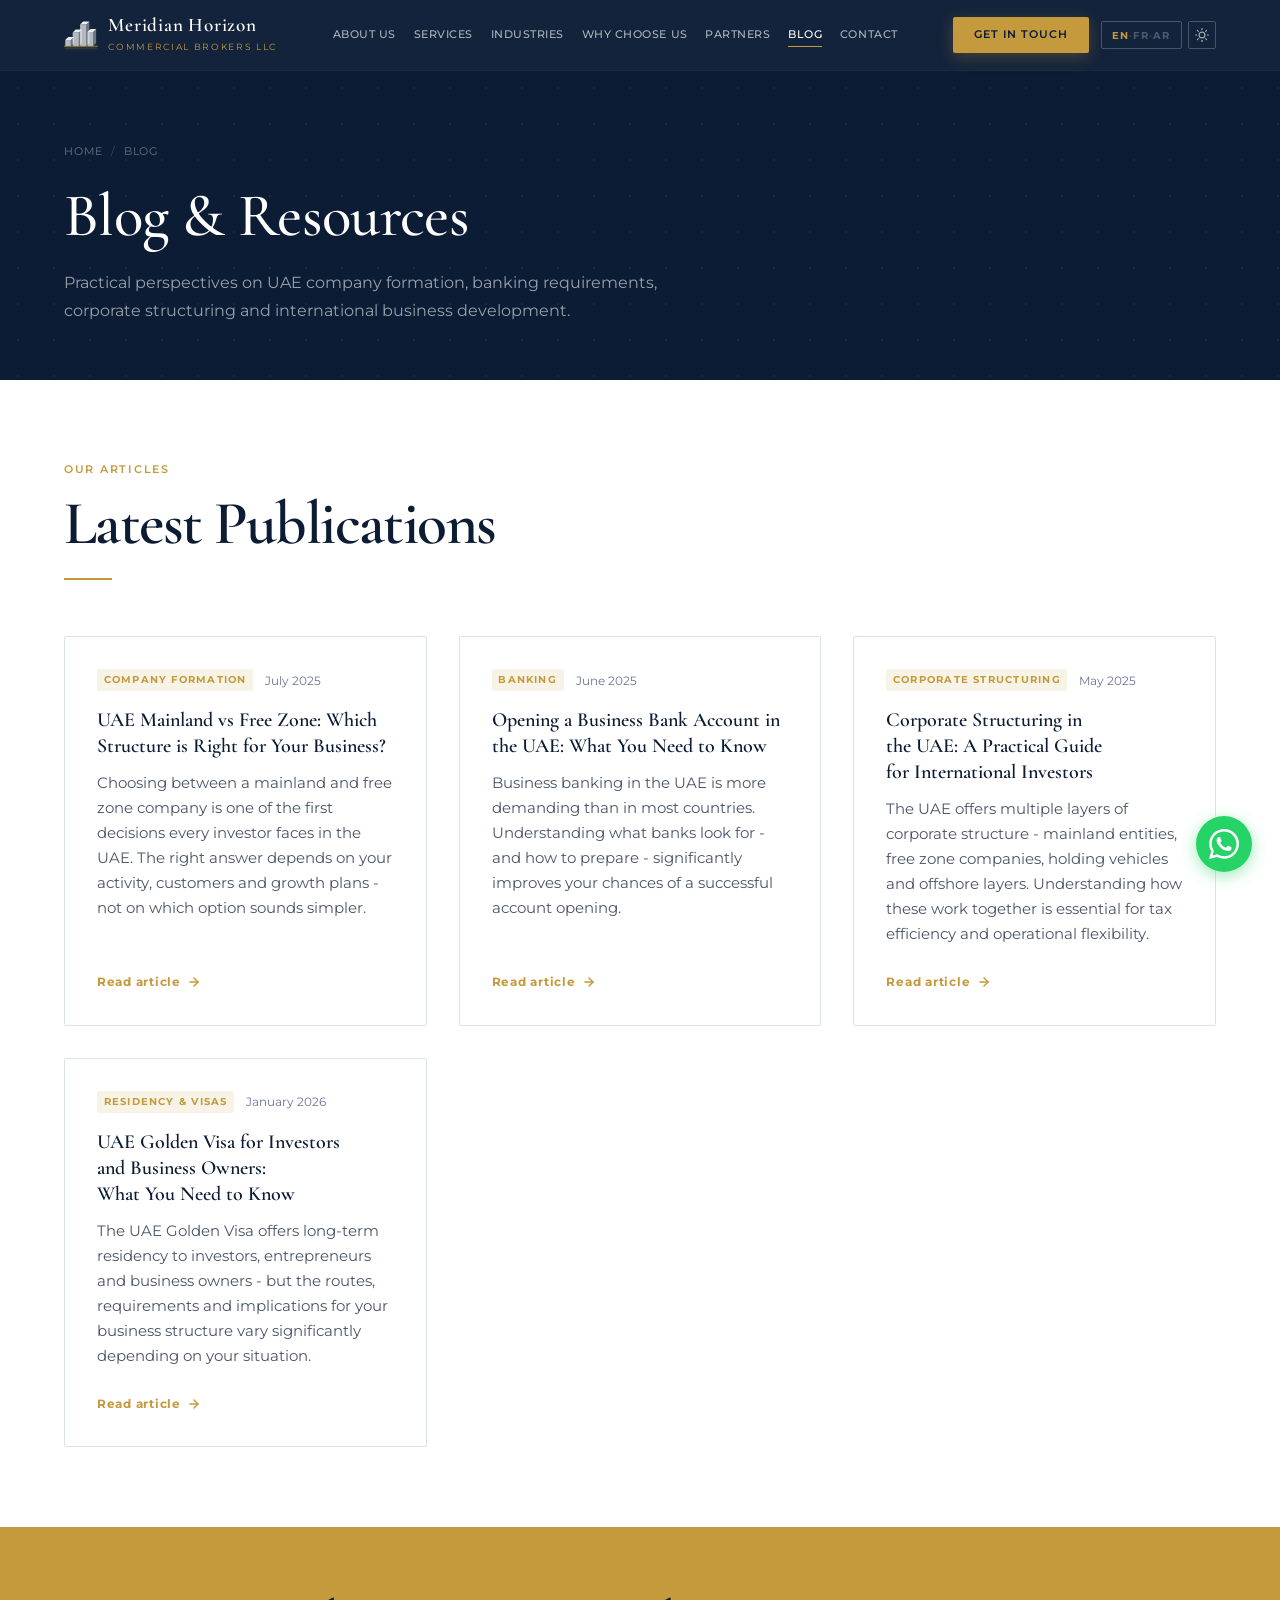
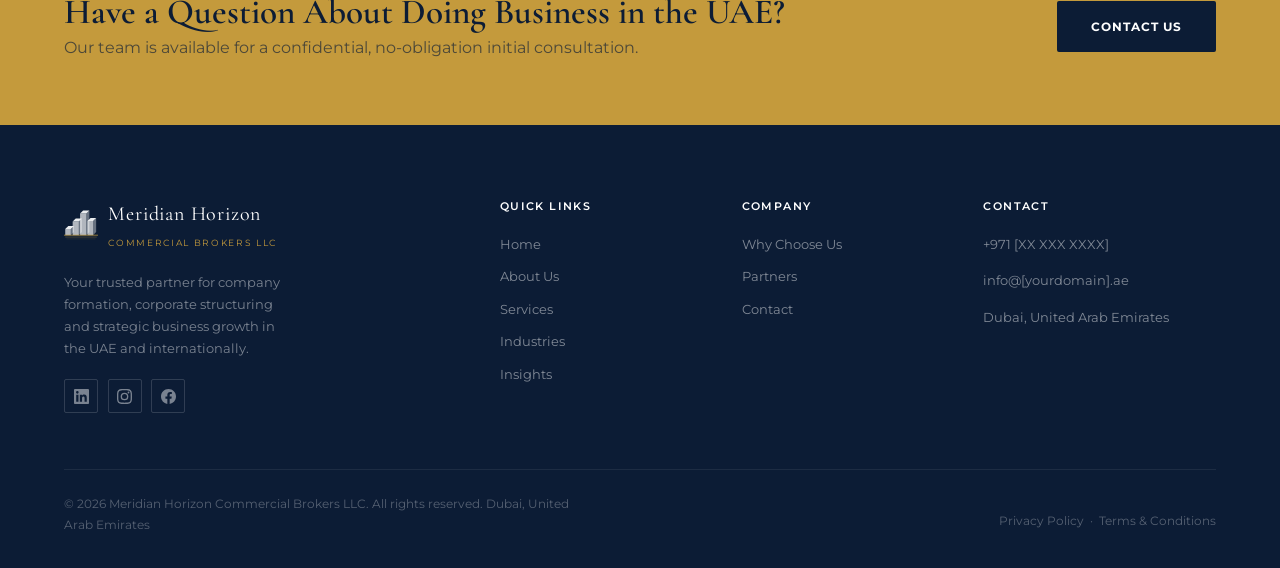
<file: blog/index.html>
<!DOCTYPE html>
<html lang="en">
<head>
  <meta charset="UTF-8">
  <meta name="viewport" content="width=device-width, initial-scale=1.0">
  <title>Blog - Meridian Horizon Commercial Brokers LLC</title>
  <meta name="description" content="Practical insights on UAE company formation, banking requirements, corporate structuring and international business development from Meridian Horizon.">
  <script>(function(){var t=localStorage.getItem('mh-theme');if(t)document.documentElement.setAttribute('data-theme',t);else if(window.matchMedia('(prefers-color-scheme: dark)').matches)document.documentElement.setAttribute('data-theme','dark');}())</script>
  <link rel="preconnect" href="https://fonts.googleapis.com">
  <link rel="preconnect" href="https://fonts.gstatic.com" crossorigin>
  <link href="https://fonts.googleapis.com/css2?family=Cormorant+Garamond:wght@400;500;600&family=Montserrat:wght@300;400;500;600;700&display=swap" rel="stylesheet">
  <link rel="stylesheet" href="../css/style.css">
</head>
<body>

  <div id="header-placeholder"></div>

  <!-- Hero -->
  <section class="page-hero">
    <div class="container">
      <div class="breadcrumb">
        <a href="../index.html" data-i18n="nav-home">Home</a>
        <span class="sep">/</span>
        <span data-i18n="bread-insights">Blog</span>
      </div>
      <h1 data-i18n="blog-hero-h1">Blog &amp; Resources</h1>
      <p data-i18n="blog-hero-p">Practical perspectives on UAE company formation, banking requirements, corporate structuring and international business development.</p>
    </div>
  </section>

  <!-- Articles -->
  <section>
    <div class="container">
      <div class="section-header">
        <span class="eyebrow" data-i18n="blog-eyebrow">Our Articles</span>
        <h2 data-i18n="blog-h2">Latest Publications</h2>
        <div class="section-rule"></div>
      </div>
      <div class="blog-grid">

        <div class="blog-card">
          <div class="blog-card-meta">
            <span class="blog-tag">Company Formation</span>
            <span class="blog-date">July 2025</span>
          </div>
          <h3>UAE Mainland vs Free Zone: Which Structure is Right for Your Business?</h3>
          <p>Choosing between a mainland and free zone company is one of the first decisions every investor faces in the UAE. The right answer depends on your activity, customers and growth plans - not on which option sounds simpler.</p>
          <a href="uae-mainland-vs-free-zone.html" class="blog-read-more">
            Read article
            <svg viewBox="0 0 24 24" fill="none" stroke="currentColor" stroke-width="2.5" stroke-linecap="round" stroke-linejoin="round" aria-hidden="true"><line x1="5" y1="12" x2="19" y2="12"/><polyline points="12 5 19 12 12 19"/></svg>
          </a>
        </div>

        <div class="blog-card">
          <div class="blog-card-meta">
            <span class="blog-tag">Banking</span>
            <span class="blog-date">June 2025</span>
          </div>
          <h3>Opening a Business Bank Account in the UAE: What You Need to Know</h3>
          <p>Business banking in the UAE is more demanding than in most countries. Understanding what banks look for - and how to prepare - significantly improves your chances of a successful account opening.</p>
          <a href="uae-business-banking.html" class="blog-read-more">
            Read article
            <svg viewBox="0 0 24 24" fill="none" stroke="currentColor" stroke-width="2.5" stroke-linecap="round" stroke-linejoin="round" aria-hidden="true"><line x1="5" y1="12" x2="19" y2="12"/><polyline points="12 5 19 12 12 19"/></svg>
          </a>
        </div>

        <div class="blog-card">
          <div class="blog-card-meta">
            <span class="blog-tag">Corporate Structuring</span>
            <span class="blog-date">May 2025</span>
          </div>
          <h3>Corporate Structuring in the UAE: A Practical Guide for International Investors</h3>
          <p>The UAE offers multiple layers of corporate structure - mainland entities, free zone companies, holding vehicles and offshore layers. Understanding how these work together is essential for tax efficiency and operational flexibility.</p>
          <a href="corporate-structuring-uae.html" class="blog-read-more">
            Read article
            <svg viewBox="0 0 24 24" fill="none" stroke="currentColor" stroke-width="2.5" stroke-linecap="round" stroke-linejoin="round" aria-hidden="true"><line x1="5" y1="12" x2="19" y2="12"/><polyline points="12 5 19 12 12 19"/></svg>
          </a>
        </div>

        <div class="blog-card">
          <div class="blog-card-meta">
            <span class="blog-tag">Residency &amp; Visas</span>
            <span class="blog-date">January 2026</span>
          </div>
          <h3>UAE Golden Visa for Investors and Business Owners: What You Need to Know</h3>
          <p>The UAE Golden Visa offers long-term residency to investors, entrepreneurs and business owners - but the routes, requirements and implications for your business structure vary significantly depending on your situation.</p>
          <a href="uae-golden-visa-investors.html" class="blog-read-more">
            Read article
            <svg viewBox="0 0 24 24" fill="none" stroke="currentColor" stroke-width="2.5" stroke-linecap="round" stroke-linejoin="round" aria-hidden="true"><line x1="5" y1="12" x2="19" y2="12"/><polyline points="12 5 19 12 12 19"/></svg>
          </a>
        </div>

      </div>
    </div>
  </section>

  <!-- CTA -->
  <div class="cta-strip">
    <div class="container">
      <div class="cta-strip-inner">
        <div>
          <h2 data-i18n="blog-cta-h2">Have a Question About Doing Business in the UAE?</h2>
          <p data-i18n="blog-cta-p">Our team is available for a confidential, no-obligation initial consultation.</p>
        </div>
        <a href="../contact.html" class="btn btn-outline-dark" data-i18n="blog-cta-btn">Contact Us</a>
      </div>
    </div>
  </div>

  <div id="footer-placeholder"></div>
  <script src="../js/components.js"></script>
  <script src="../js/i18n.js"></script>
</body>
</html>
</file>
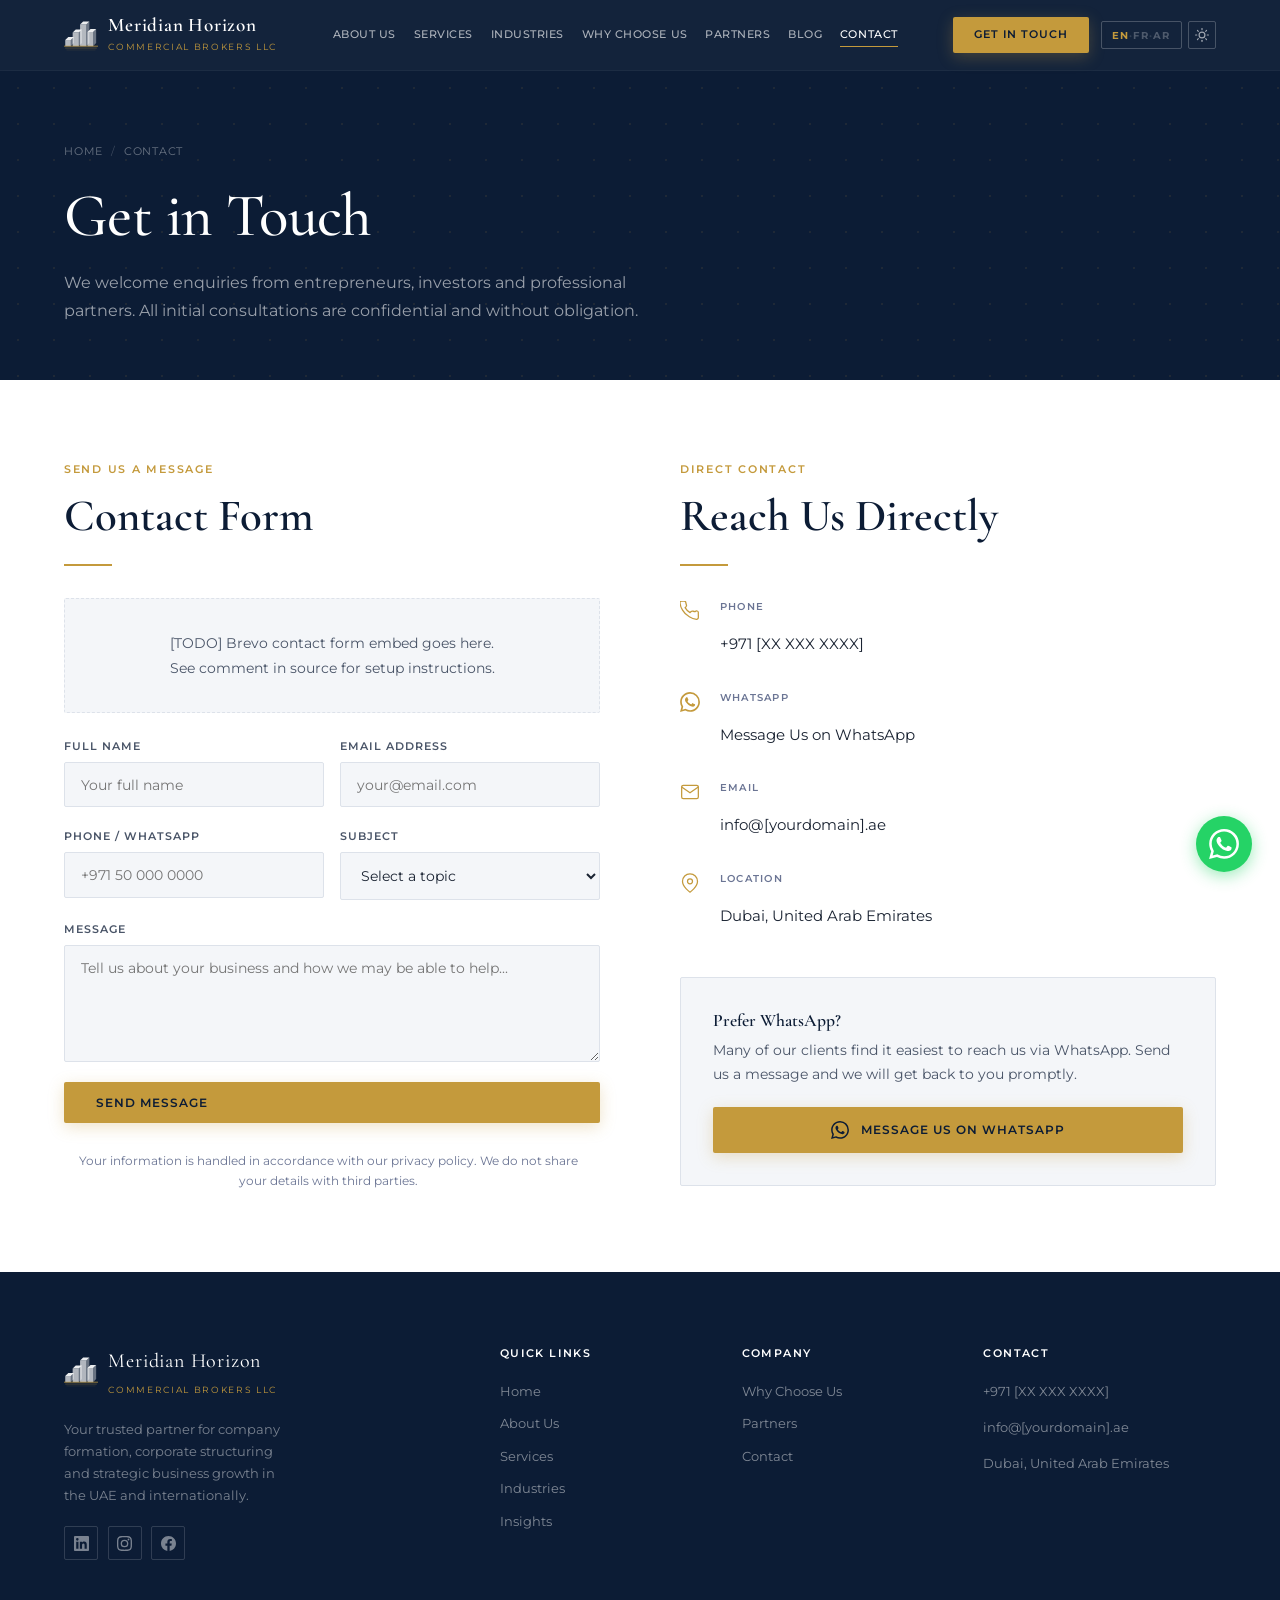
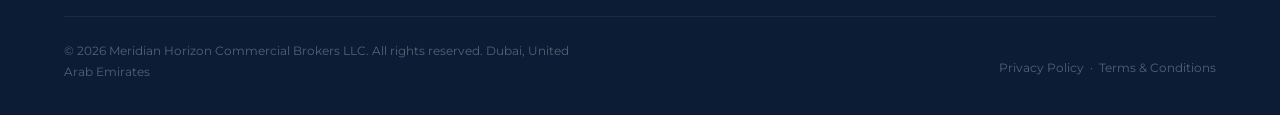
<file: contact.html>
<!DOCTYPE html>
<html lang="en">
<head>
  <meta charset="UTF-8">
  <meta name="viewport" content="width=device-width, initial-scale=1.0">
  <title>Contact - Meridian Horizon Commercial Brokers LLC</title>
  <meta name="description" content="Get in touch with Meridian Horizon Commercial Brokers LLC. Contact us by phone, WhatsApp, email or via our contact form.">
  <script>(function(){var t=localStorage.getItem('mh-theme');if(t)document.documentElement.setAttribute('data-theme',t);else if(window.matchMedia('(prefers-color-scheme: dark)').matches)document.documentElement.setAttribute('data-theme','dark');}())</script>
  <link rel="preconnect" href="https://fonts.googleapis.com">
  <link rel="preconnect" href="https://fonts.gstatic.com" crossorigin>
  <link href="https://fonts.googleapis.com/css2?family=Cormorant+Garamond:wght@400;500;600&family=Montserrat:wght@300;400;500;600;700&display=swap" rel="stylesheet">
  <link rel="stylesheet" href="css/style.css">
</head>
<body>

  <div id="header-placeholder"></div>

  <!-- Hero -->
  <section class="page-hero">
    <div class="container">
      <div class="breadcrumb">
        <a href="index.html" data-i18n="nav-home">Home</a>
        <span class="sep">/</span>
        <span data-i18n="bread-contact">Contact</span>
      </div>
      <h1 data-i18n="contact-hero-h1">Get in Touch</h1>
      <p data-i18n="contact-hero-p">We welcome enquiries from entrepreneurs, investors and professional partners. All initial consultations are confidential and without obligation.</p>
    </div>
  </section>

  <!-- Contact layout -->
  <section>
    <div class="container">
      <div class="contact-layout">

        <!-- Form -->
        <div>
          <span class="eyebrow" data-i18n="contact-form-eyebrow">Send Us a Message</span>
          <h2 style="margin-bottom:0.5rem" data-i18n="contact-form-h2">Contact Form</h2>
          <div class="section-rule" style="margin-bottom:2rem"></div>

          <!--
            ============================================================
            BREVO CONTACT FORM
            ============================================================
            Steps to set this up:
            1. Create a free account at brevo.com
            2. Go to: Contacts > Forms > Create a form
            3. Build a form with: Name, Email, Phone, Subject, Message
            4. Under "Share" select "Embed" and copy the HTML snippet
            5. Delete the placeholder div below and paste the Brevo code here
            ============================================================
          -->
          <div class="brevo-form-placeholder">
            <p style="font-size:0.9rem; color:var(--text-mid); margin:0">
              [TODO] Brevo contact form embed goes here.<br>
              See comment in source for setup instructions.
            </p>
          </div>

          <!--
            Temporary fallback form - remove once Brevo is configured.
            Note: this form does NOT submit anywhere without a backend.
            It is a visual placeholder only.
          -->
          <form class="contact-form" style="margin-top:1.5rem" onsubmit="return false;">
            <div class="form-row">
              <div class="form-group">
                <label for="contact-name" data-i18n="contact-label-name">Full Name</label>
                <input type="text" id="contact-name" name="name" placeholder="Your full name" data-i18n="contact-ph-name" autocomplete="name">
              </div>
              <div class="form-group">
                <label for="contact-email" data-i18n="contact-label-email">Email Address</label>
                <input type="email" id="contact-email" name="email" placeholder="your@email.com" data-i18n="contact-ph-email" autocomplete="email">
              </div>
            </div>
            <div class="form-row">
              <div class="form-group">
                <label for="contact-phone" data-i18n="contact-label-phone">Phone / WhatsApp</label>
                <input type="tel" id="contact-phone" name="phone" placeholder="+971 50 000 0000" autocomplete="tel">
              </div>
              <div class="form-group">
                <label for="contact-subject" data-i18n="contact-label-subject">Subject</label>
                <select id="contact-subject" name="subject">
                  <option value="" data-i18n="contact-subj-default">Select a topic</option>
                  <option data-i18n="contact-subj-1">Company Formation</option>
                  <option data-i18n="contact-subj-2">Corporate Structuring</option>
                  <option data-i18n="contact-subj-3">Banking Introduction</option>
                  <option data-i18n="contact-subj-4">Business Advisory</option>
                  <option data-i18n="contact-subj-5">Strategic Partnership</option>
                  <option data-i18n="contact-subj-6">Sourcing &amp; Trade</option>
                  <option data-i18n="contact-subj-7">Partner Enquiry</option>
                  <option data-i18n="contact-subj-8">Other</option>
                </select>
              </div>
            </div>
            <div class="form-group">
              <label for="contact-message" data-i18n="contact-label-message">Message</label>
              <textarea id="contact-message" name="message" rows="5" placeholder="Tell us about your business and how we may be able to help..." data-i18n="contact-ph-message"></textarea>
            </div>
            <div>
              <button type="submit" class="btn btn-primary" style="width:100%" data-i18n="contact-submit">Send Message</button>
            </div>
            <p style="font-size:0.75rem; color:var(--text-light); text-align:center; margin-top:0.5rem" data-i18n="contact-privacy">
              Your information is handled in accordance with our privacy policy. We do not share your details with third parties.
            </p>
          </form>
        </div>

        <!-- Contact info -->
        <div>
          <span class="eyebrow" data-i18n="contact-info-eyebrow">Direct Contact</span>
          <h2 style="margin-bottom:0.5rem" data-i18n="contact-info-h2">Reach Us Directly</h2>
          <div class="section-rule" style="margin-bottom:2rem"></div>

          <div class="contact-info-list">

            <div class="ci-item">
              <svg class="ci-icon" viewBox="0 0 24 24" fill="none" stroke="currentColor" stroke-width="1.5" stroke-linecap="round" stroke-linejoin="round" aria-hidden="true">
                <path d="M22 16.92v3a2 2 0 01-2.18 2 19.79 19.79 0 01-8.63-3.07A19.5 19.5 0 013.07 11a19.79 19.79 0 01-3.07-8.67A2 2 0 012 .18h3a2 2 0 012 1.72 12.84 12.84 0 00.7 2.81 2 2 0 01-.45 2.11L6.09 7.91a16 16 0 006 6l1.27-1.27a2 2 0 012.11-.45 12.84 12.84 0 002.81.7A2 2 0 0122 14h-.08z"/>
              </svg>
              <div>
                <p class="ci-label" data-i18n="contact-label-ph-ci">Phone</p>
                <p class="ci-value">
                  <!-- TODO: Replace with actual phone number -->
                  <a href="tel:+971XXXXXXXXX">+971 [XX XXX XXXX]</a>
                </p>
              </div>
            </div>

            <div class="ci-item">
              <svg class="ci-icon" viewBox="0 0 24 24" fill="currentColor" aria-hidden="true">
                <path d="M17.472 14.382c-.297-.149-1.758-.867-2.03-.967-.273-.099-.471-.148-.67.15-.197.297-.767.966-.94 1.164-.173.199-.347.223-.644.075-.297-.15-1.255-.463-2.39-1.475-.883-.788-1.48-1.761-1.653-2.059-.173-.297-.018-.458.13-.606.134-.133.298-.347.446-.52.149-.174.198-.298.298-.497.099-.198.05-.371-.025-.52-.075-.149-.669-1.612-.916-2.207-.242-.579-.487-.5-.669-.51-.173-.008-.371-.01-.57-.01-.198 0-.52.074-.792.372-.272.297-1.04 1.016-1.04 2.479 0 1.462 1.065 2.875 1.213 3.074.149.198 2.096 3.2 5.077 4.487.709.306 1.262.489 1.694.625.712.227 1.36.195 1.871.118.571-.085 1.758-.719 2.006-1.413.248-.694.248-1.289.173-1.413-.074-.124-.272-.198-.57-.347m-5.421 7.403h-.004a9.87 9.87 0 01-5.031-1.378l-.361-.214-3.741.982.998-3.648-.235-.374a9.86 9.86 0 01-1.51-5.26c.001-5.45 4.436-9.884 9.888-9.884 2.64 0 5.122 1.03 6.988 2.898a9.825 9.825 0 012.893 6.994c-.003 5.45-4.437 9.884-9.885 9.884m8.413-18.297A11.815 11.815 0 0012.05 0C5.495 0 .16 5.335.157 11.892c0 2.096.547 4.142 1.588 5.945L.057 24l6.305-1.654a11.882 11.882 0 005.683 1.448h.005c6.554 0 11.89-5.335 11.893-11.893a11.821 11.821 0 00-3.48-8.413z"/>
              </svg>
              <div>
                <p class="ci-label" data-i18n="contact-label-wa">WhatsApp</p>
                <p class="ci-value">
                  <!-- TODO: Replace XXXXXXXXX with actual WhatsApp number (digits only, no + or spaces) -->
                  <a href="https://wa.me/971XXXXXXXXX" target="_blank" rel="noopener" data-i18n="contact-wa-btn">Chat on WhatsApp</a>
                </p>
              </div>
            </div>

            <div class="ci-item">
              <svg class="ci-icon" viewBox="0 0 24 24" fill="none" stroke="currentColor" stroke-width="1.5" stroke-linecap="round" stroke-linejoin="round" aria-hidden="true">
                <path d="M4 4h16c1.1 0 2 .9 2 2v12c0 1.1-.9 2-2 2H4c-1.1 0-2-.9-2-2V6c0-1.1.9-2 2-2z"/><polyline points="22,6 12,13 2,6"/>
              </svg>
              <div>
                <p class="ci-label" data-i18n="contact-label-email-ci">Email</p>
                <p class="ci-value">
                  <!-- TODO: Replace with actual email address -->
                  <a href="mailto:info@[yourdomain].ae">info@[yourdomain].ae</a>
                </p>
              </div>
            </div>

            <div class="ci-item">
              <svg class="ci-icon" viewBox="0 0 24 24" fill="none" stroke="currentColor" stroke-width="1.5" stroke-linecap="round" stroke-linejoin="round" aria-hidden="true">
                <path d="M21 10c0 7-9 13-9 13s-9-6-9-13a9 9 0 0118 0z"/><circle cx="12" cy="10" r="3"/>
              </svg>
              <div>
                <p class="ci-label" data-i18n="contact-label-loc">Location</p>
                <p class="ci-value" data-i18n="contact-loc-val">
                  Dubai, United Arab Emirates
                </p>
              </div>
            </div>

          </div>

          <!-- WhatsApp CTA block -->
          <div style="margin-top:3rem; background:var(--off-white); border:1px solid var(--border); padding:2rem; border-radius:var(--radius);">
            <h3 style="font-size:1.1rem; margin-bottom:0.5rem" data-i18n="contact-wa-title">Prefer WhatsApp?</h3>
            <p style="font-size:0.875rem; margin-bottom:1.25rem" data-i18n="contact-wa-desc">Many of our clients find it easiest to reach us via WhatsApp. Send us a message and we will get back to you promptly.</p>
            <!-- TODO: Replace XXXXXXXXX with actual WhatsApp number -->
            <a href="https://wa.me/971XXXXXXXXX" target="_blank" rel="noopener" class="btn btn-primary" style="width:100%; justify-content:center">
              <svg width="18" height="18" viewBox="0 0 24 24" fill="currentColor" aria-hidden="true" style="margin-right:0.25rem">
                <path d="M17.472 14.382c-.297-.149-1.758-.867-2.03-.967-.273-.099-.471-.148-.67.15-.197.297-.767.966-.94 1.164-.173.199-.347.223-.644.075-.297-.15-1.255-.463-2.39-1.475-.883-.788-1.48-1.761-1.653-2.059-.173-.297-.018-.458.13-.606.134-.133.298-.347.446-.52.149-.174.198-.298.298-.497.099-.198.05-.371-.025-.52-.075-.149-.669-1.612-.916-2.207-.242-.579-.487-.5-.669-.51-.173-.008-.371-.01-.57-.01-.198 0-.52.074-.792.372-.272.297-1.04 1.016-1.04 2.479 0 1.462 1.065 2.875 1.213 3.074.149.198 2.096 3.2 5.077 4.487.709.306 1.262.489 1.694.625.712.227 1.36.195 1.871.118.571-.085 1.758-.719 2.006-1.413.248-.694.248-1.289.173-1.413-.074-.124-.272-.198-.57-.347m-5.421 7.403h-.004a9.87 9.87 0 01-5.031-1.378l-.361-.214-3.741.982.998-3.648-.235-.374a9.86 9.86 0 01-1.51-5.26c.001-5.45 4.436-9.884 9.888-9.884 2.64 0 5.122 1.03 6.988 2.898a9.825 9.825 0 012.893 6.994c-.003 5.45-4.437 9.884-9.885 9.884m8.413-18.297A11.815 11.815 0 0012.05 0C5.495 0 .16 5.335.157 11.892c0 2.096.547 4.142 1.588 5.945L.057 24l6.305-1.654a11.882 11.882 0 005.683 1.448h.005c6.554 0 11.89-5.335 11.893-11.893a11.821 11.821 0 00-3.48-8.413z"/>
              </svg>
              <span data-i18n="contact-wa-btn">Message Us on WhatsApp</span>
            </a>
          </div>

        </div>
      </div>
    </div>
  </section>

  <div id="footer-placeholder"></div>
  <script src="js/components.js"></script>
  <script src="js/i18n.js"></script>
</body>
</html>
</file>
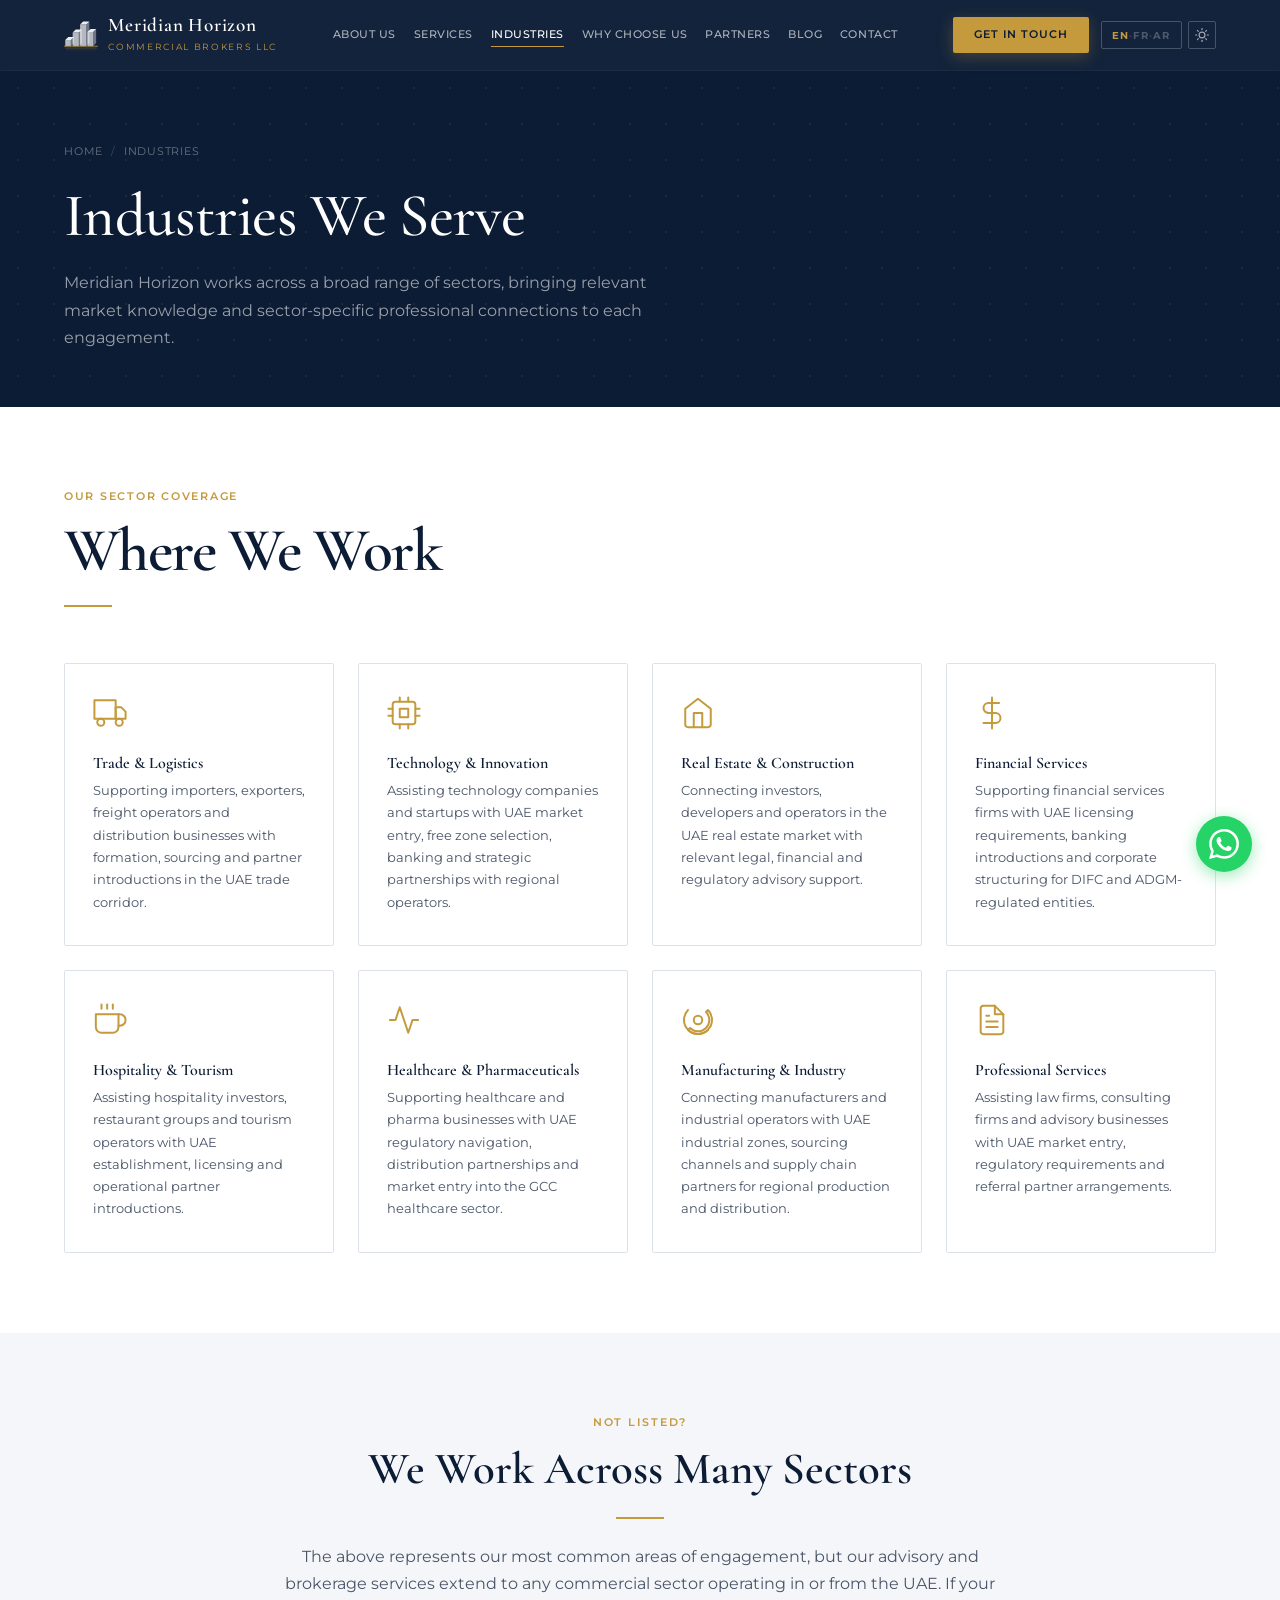
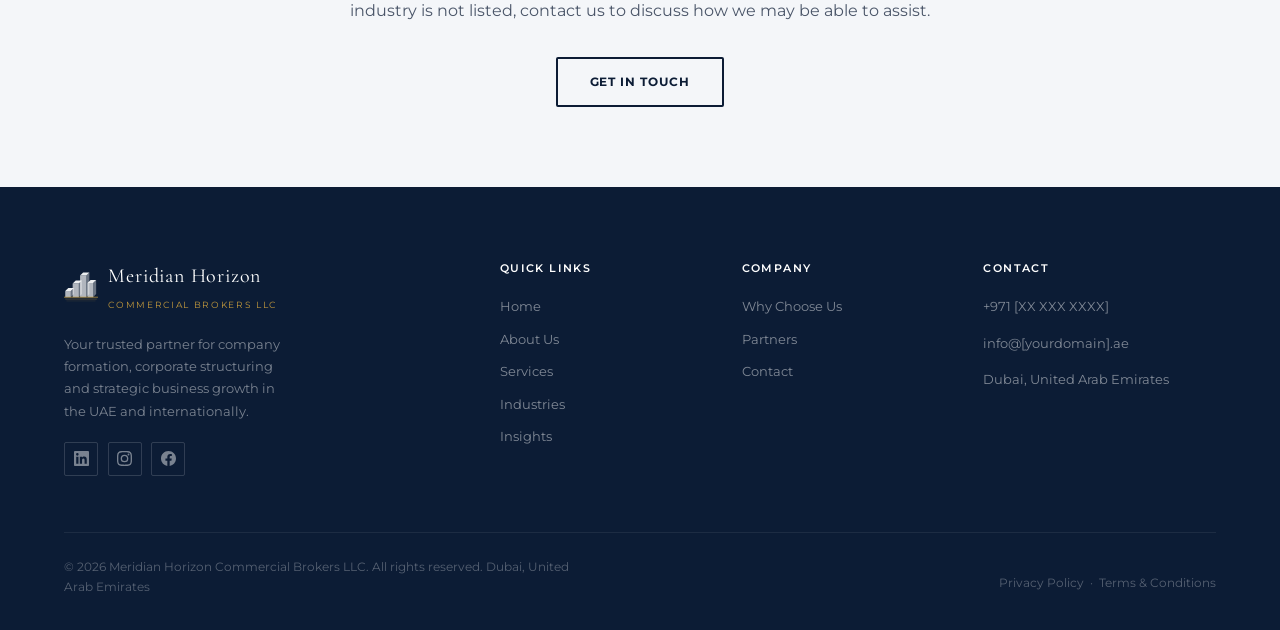
<file: industries.html>
<!DOCTYPE html>
<html lang="en">
<head>
  <meta charset="UTF-8">
  <meta name="viewport" content="width=device-width, initial-scale=1.0">
  <title>Industries - Meridian Horizon Commercial Brokers LLC</title>
  <meta name="description" content="Meridian Horizon works across a range of industries including trade and logistics, technology, real estate, financial services, hospitality, healthcare and more.">
  <script>(function(){var t=localStorage.getItem('mh-theme');if(t)document.documentElement.setAttribute('data-theme',t);else if(window.matchMedia('(prefers-color-scheme: dark)').matches)document.documentElement.setAttribute('data-theme','dark');}())</script>
  <link rel="preconnect" href="https://fonts.googleapis.com">
  <link rel="preconnect" href="https://fonts.gstatic.com" crossorigin>
  <link href="https://fonts.googleapis.com/css2?family=Cormorant+Garamond:wght@400;500;600&family=Montserrat:wght@300;400;500;600;700&display=swap" rel="stylesheet">
  <link rel="stylesheet" href="css/style.css">
</head>
<body>

  <div id="header-placeholder"></div>

  <!-- Hero -->
  <section class="page-hero">
    <div class="container">
      <div class="breadcrumb">
        <a href="index.html" data-i18n="nav-home">Home</a>
        <span class="sep">/</span>
        <span data-i18n="bread-industries">Industries</span>
      </div>
      <h1 data-i18n="industries-hero-h1">Industries We Serve</h1>
      <p data-i18n="industries-hero-p">Meridian Horizon works across a broad range of sectors, bringing relevant market knowledge and sector-specific professional connections to each engagement.</p>
    </div>
  </section>

  <!-- Industries grid -->
  <section>
    <div class="container">
      <div class="section-header">
        <span class="eyebrow" data-i18n="industries-eyebrow">Our Sector Coverage</span>
        <h2 data-i18n="industries-h2">Where We Work</h2>
        <div class="section-rule"></div>
      </div>
      <div class="industries-grid">

        <div class="industry-card">
          <svg class="industry-icon" viewBox="0 0 24 24" fill="none" stroke="currentColor" stroke-width="1.4" stroke-linecap="round" stroke-linejoin="round" aria-hidden="true">
            <rect x="1" y="3" width="15" height="13"/><polygon points="16 8 20 8 23 11 23 16 16 16 16 8"/><circle cx="5.5" cy="18.5" r="2.5"/><circle cx="18.5" cy="18.5" r="2.5"/>
          </svg>
          <h3 data-i18n="industries-i1-title">Trade &amp; Logistics</h3>
          <p data-i18n="industries-i1-desc">Supporting importers, exporters, freight operators and distribution businesses with formation, sourcing and partner introductions in the UAE trade corridor.</p>
        </div>

        <div class="industry-card">
          <svg class="industry-icon" viewBox="0 0 24 24" fill="none" stroke="currentColor" stroke-width="1.4" stroke-linecap="round" stroke-linejoin="round" aria-hidden="true">
            <rect x="4" y="4" width="16" height="16" rx="2"/><rect x="9" y="9" width="6" height="6"/><line x1="9" y1="1" x2="9" y2="4"/><line x1="15" y1="1" x2="15" y2="4"/><line x1="9" y1="20" x2="9" y2="23"/><line x1="15" y1="20" x2="15" y2="23"/><line x1="20" y1="9" x2="23" y2="9"/><line x1="20" y1="14" x2="23" y2="14"/><line x1="1" y1="9" x2="4" y2="9"/><line x1="1" y1="14" x2="4" y2="14"/>
          </svg>
          <h3 data-i18n="industries-i2-title">Technology &amp; Innovation</h3>
          <p data-i18n="industries-i2-desc">Assisting technology companies and startups with UAE market entry, free zone selection, banking and strategic partnerships with regional operators.</p>
        </div>

        <div class="industry-card">
          <svg class="industry-icon" viewBox="0 0 24 24" fill="none" stroke="currentColor" stroke-width="1.4" stroke-linecap="round" stroke-linejoin="round" aria-hidden="true">
            <path d="M3 9l9-7 9 7v11a2 2 0 01-2 2H5a2 2 0 01-2-2z"/><polyline points="9 22 9 12 15 12 15 22"/>
          </svg>
          <h3 data-i18n="industries-i3-title">Real Estate &amp; Construction</h3>
          <p data-i18n="industries-i3-desc">Connecting investors, developers and operators in the UAE real estate market with relevant legal, financial and regulatory advisory support.</p>
        </div>

        <div class="industry-card">
          <svg class="industry-icon" viewBox="0 0 24 24" fill="none" stroke="currentColor" stroke-width="1.4" stroke-linecap="round" stroke-linejoin="round" aria-hidden="true">
            <line x1="12" y1="1" x2="12" y2="23"/><path d="M17 5H9.5a3.5 3.5 0 000 7h5a3.5 3.5 0 010 7H6"/>
          </svg>
          <h3 data-i18n="industries-i4-title">Financial Services</h3>
          <p data-i18n="industries-i4-desc">Supporting financial services firms with UAE licensing requirements, banking introductions and corporate structuring for DIFC and ADGM-regulated entities.</p>
        </div>

        <div class="industry-card">
          <svg class="industry-icon" viewBox="0 0 24 24" fill="none" stroke="currentColor" stroke-width="1.4" stroke-linecap="round" stroke-linejoin="round" aria-hidden="true">
            <path d="M18 8h1a4 4 0 010 8h-1"/><path d="M2 8h16v9a4 4 0 01-4 4H6a4 4 0 01-4-4V8z"/><line x1="6" y1="1" x2="6" y2="4"/><line x1="10" y1="1" x2="10" y2="4"/><line x1="14" y1="1" x2="14" y2="4"/>
          </svg>
          <h3 data-i18n="industries-i5-title">Hospitality &amp; Tourism</h3>
          <p data-i18n="industries-i5-desc">Assisting hospitality investors, restaurant groups and tourism operators with UAE establishment, licensing and operational partner introductions.</p>
        </div>

        <div class="industry-card">
          <svg class="industry-icon" viewBox="0 0 24 24" fill="none" stroke="currentColor" stroke-width="1.4" stroke-linecap="round" stroke-linejoin="round" aria-hidden="true">
            <path d="M22 12h-4l-3 9L9 3l-3 9H2"/>
          </svg>
          <h3 data-i18n="industries-i6-title">Healthcare &amp; Pharmaceuticals</h3>
          <p data-i18n="industries-i6-desc">Supporting healthcare and pharma businesses with UAE regulatory navigation, distribution partnerships and market entry into the GCC healthcare sector.</p>
        </div>

        <div class="industry-card">
          <svg class="industry-icon" viewBox="0 0 24 24" fill="none" stroke="currentColor" stroke-width="1.4" stroke-linecap="round" stroke-linejoin="round" aria-hidden="true">
            <circle cx="12" cy="12" r="3"/><path d="M19.07 4.93L17.66 6.34A8 8 0 016.34 17.66l-1.41 1.41A10 10 0 0019.07 4.93z"/><path d="M4.93 4.93A10 10 0 0019.07 19.07"/>
          </svg>
          <h3 data-i18n="industries-i7-title">Manufacturing &amp; Industry</h3>
          <p data-i18n="industries-i7-desc">Connecting manufacturers and industrial operators with UAE industrial zones, sourcing channels and supply chain partners for regional production and distribution.</p>
        </div>

        <div class="industry-card">
          <svg class="industry-icon" viewBox="0 0 24 24" fill="none" stroke="currentColor" stroke-width="1.4" stroke-linecap="round" stroke-linejoin="round" aria-hidden="true">
            <path d="M14 2H6a2 2 0 00-2 2v16a2 2 0 002 2h12a2 2 0 002-2V8z"/><polyline points="14 2 14 8 20 8"/><line x1="16" y1="13" x2="8" y2="13"/><line x1="16" y1="17" x2="8" y2="17"/><polyline points="10 9 9 9 8 9"/>
          </svg>
          <h3 data-i18n="industries-i8-title">Professional Services</h3>
          <p data-i18n="industries-i8-desc">Assisting law firms, consulting firms and advisory businesses with UAE market entry, regulatory requirements and referral partner arrangements.</p>
        </div>

      </div>
    </div>
  </section>

  <!-- Sector note -->
  <section style="background: var(--off-white)">
    <div class="container" style="max-width:760px; text-align:center">
      <span class="eyebrow" data-i18n="industries-note-eyebrow">Not Listed?</span>
      <h2 data-i18n="industries-note-h2">We Work Across Many Sectors</h2>
      <div class="section-rule" style="margin:1.25rem auto 1.5rem"></div>
      <p data-i18n="industries-note-p">The above represents our most common areas of engagement, but our advisory and brokerage services extend to any commercial sector operating in or from the UAE. If your industry is not listed, contact us to discuss how we may be able to assist.</p>
      <div style="margin-top:2rem">
        <a href="contact.html" class="btn btn-outline-dark" data-i18n="industries-note-btn">Get in Touch</a>
      </div>
    </div>
  </section>

  <div id="footer-placeholder"></div>
  <script src="js/components.js"></script>
  <script src="js/i18n.js"></script>
</body>
</html>
</file>
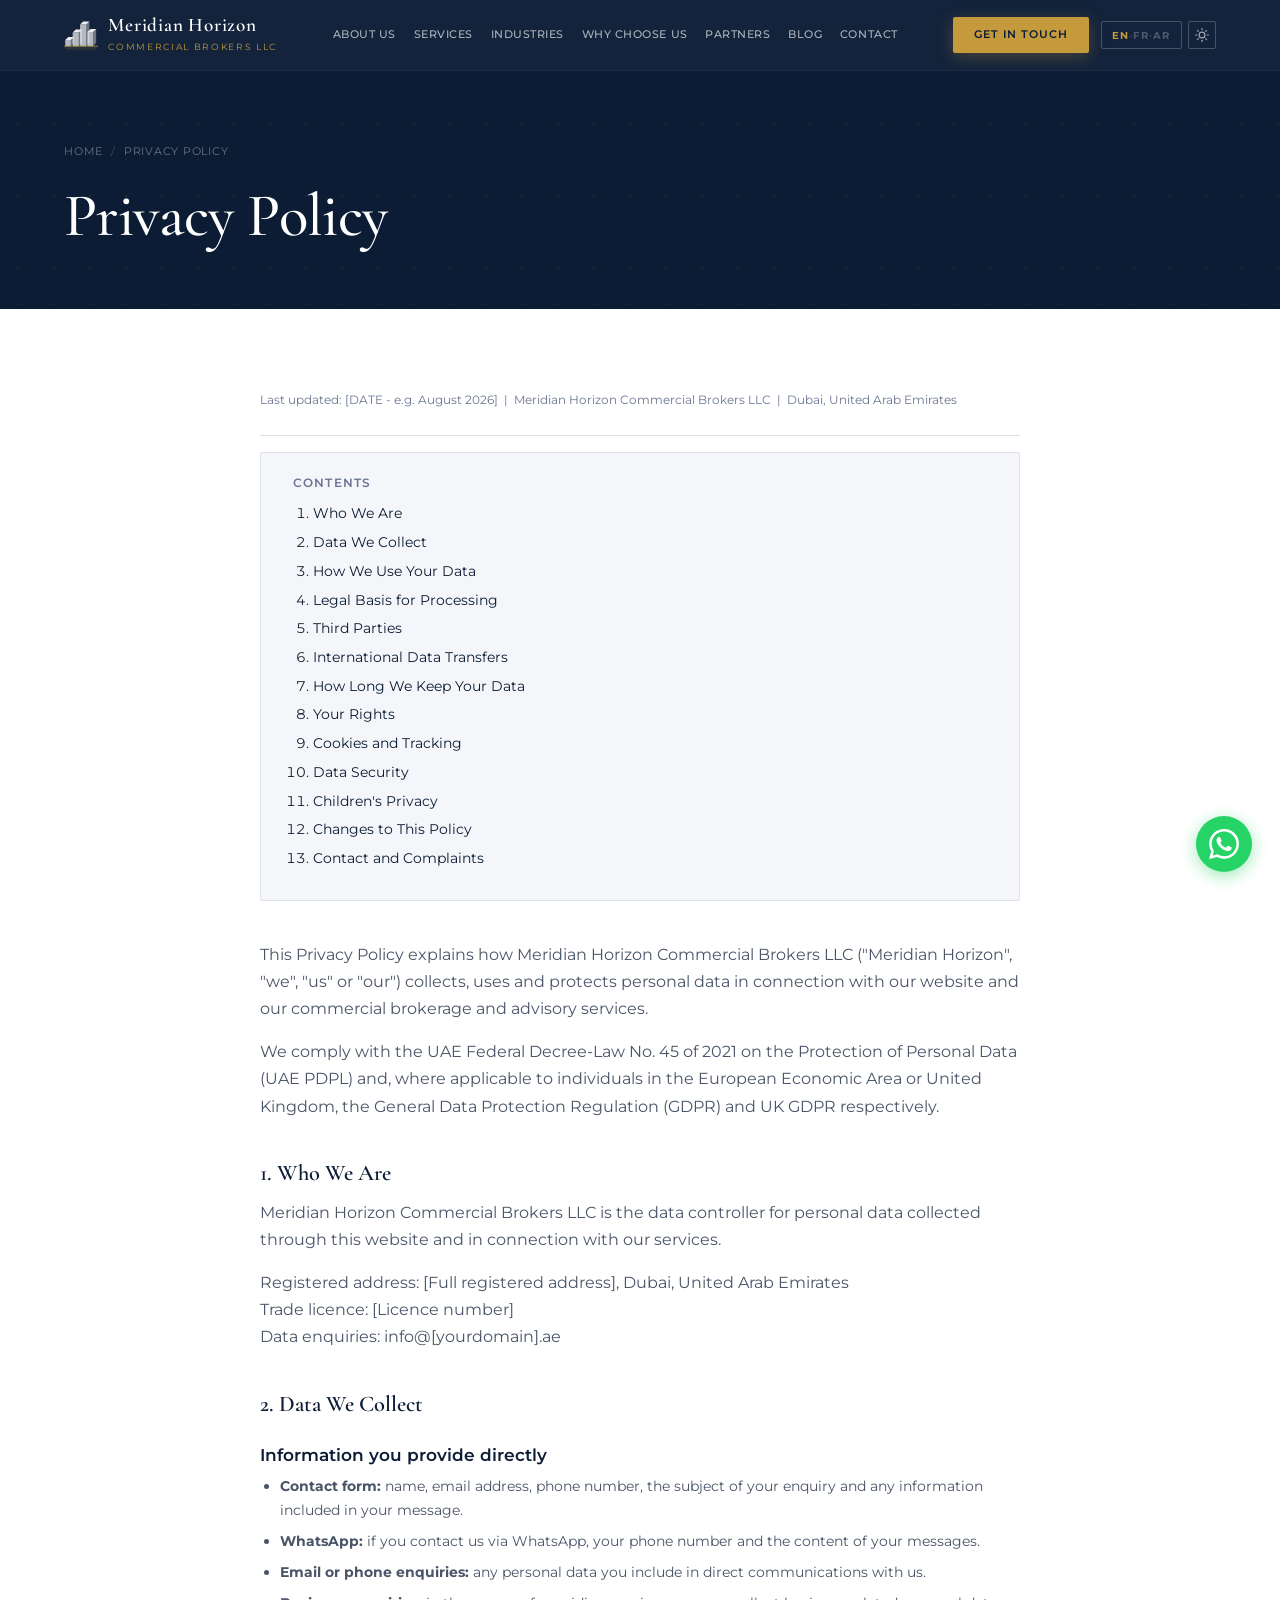
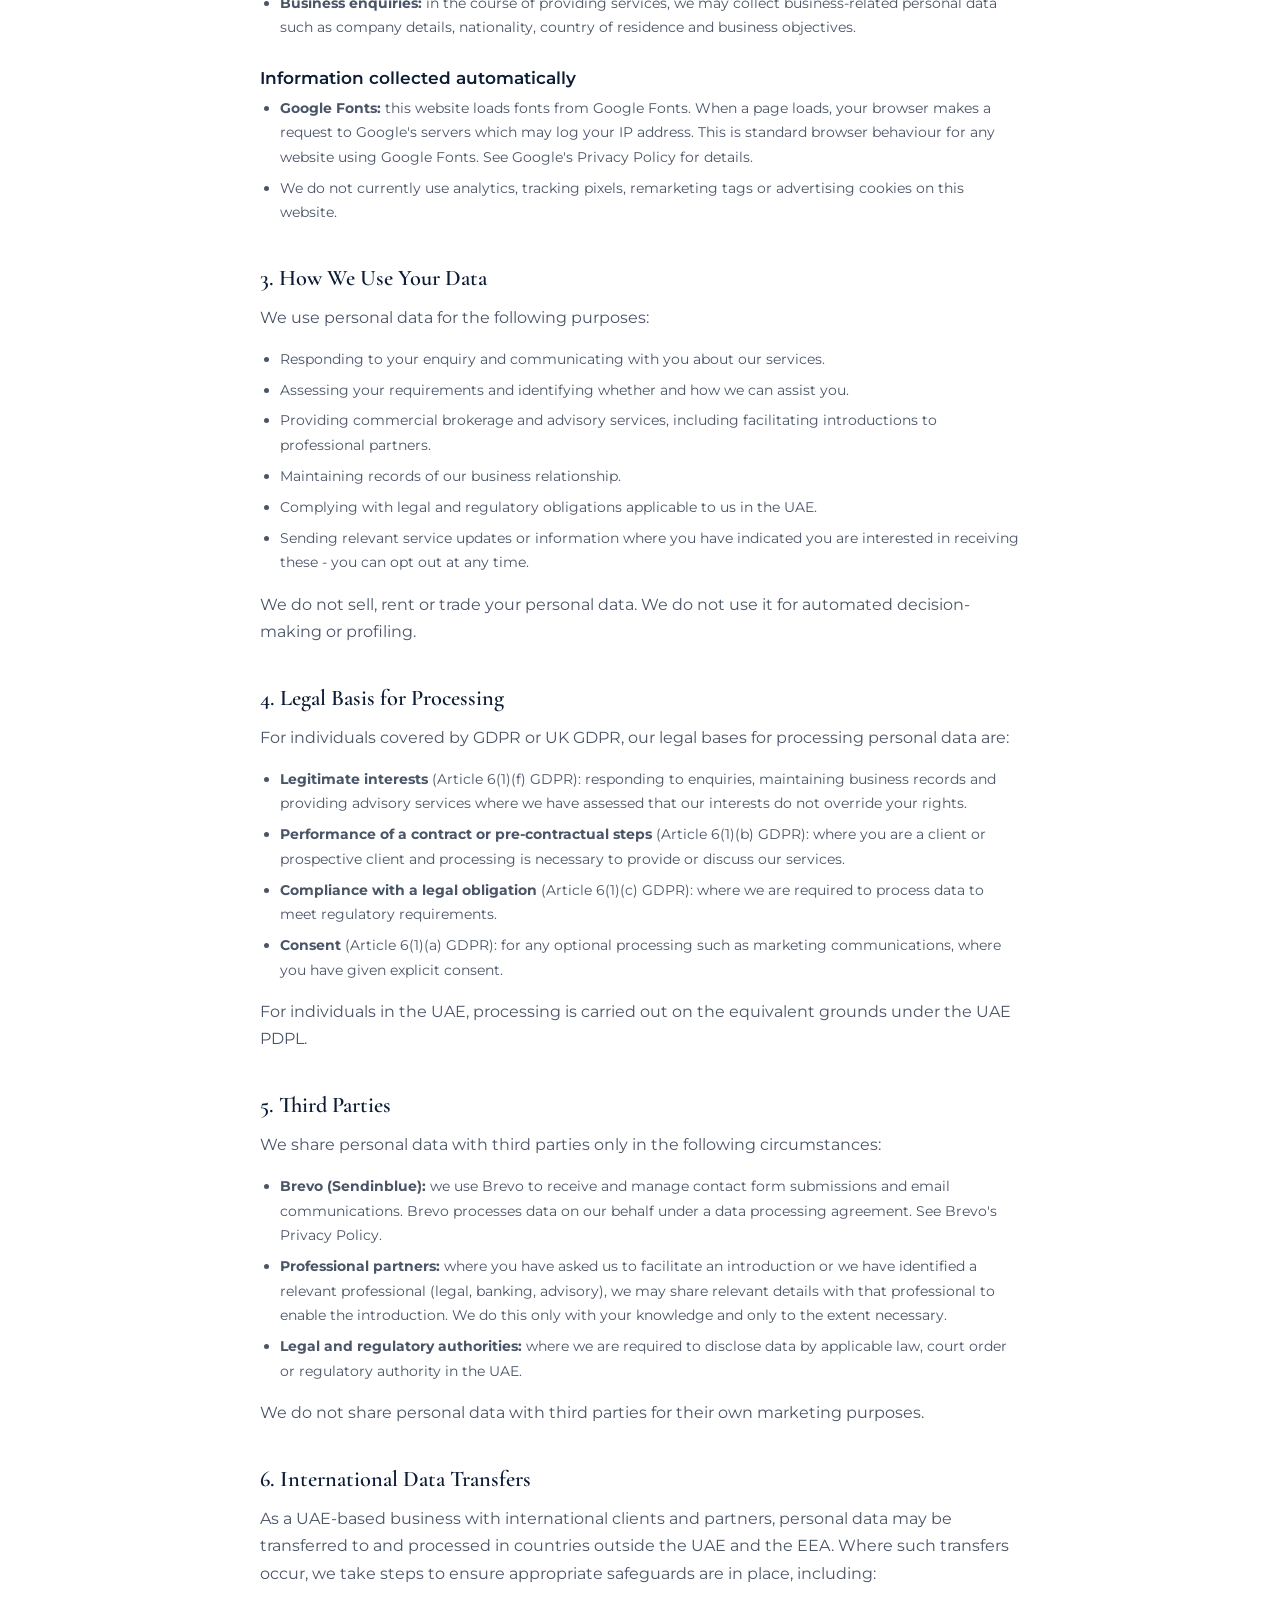
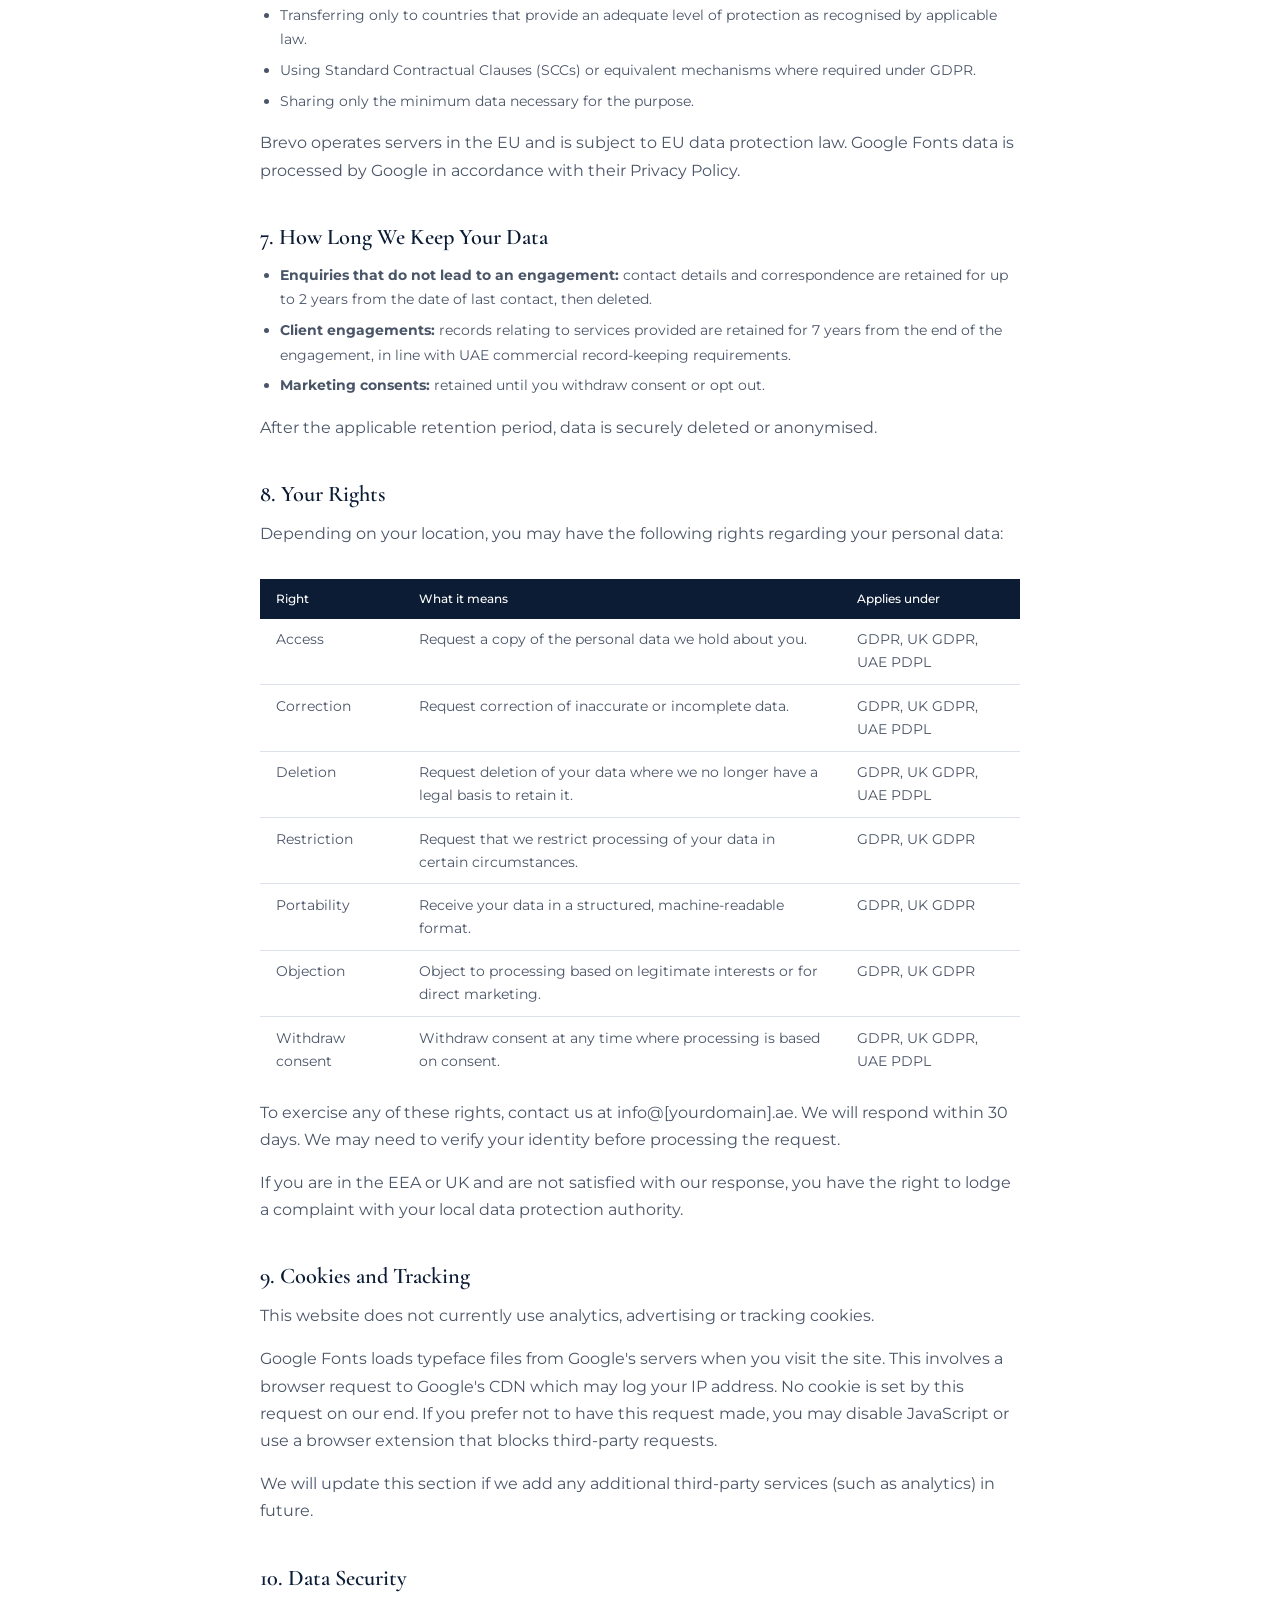
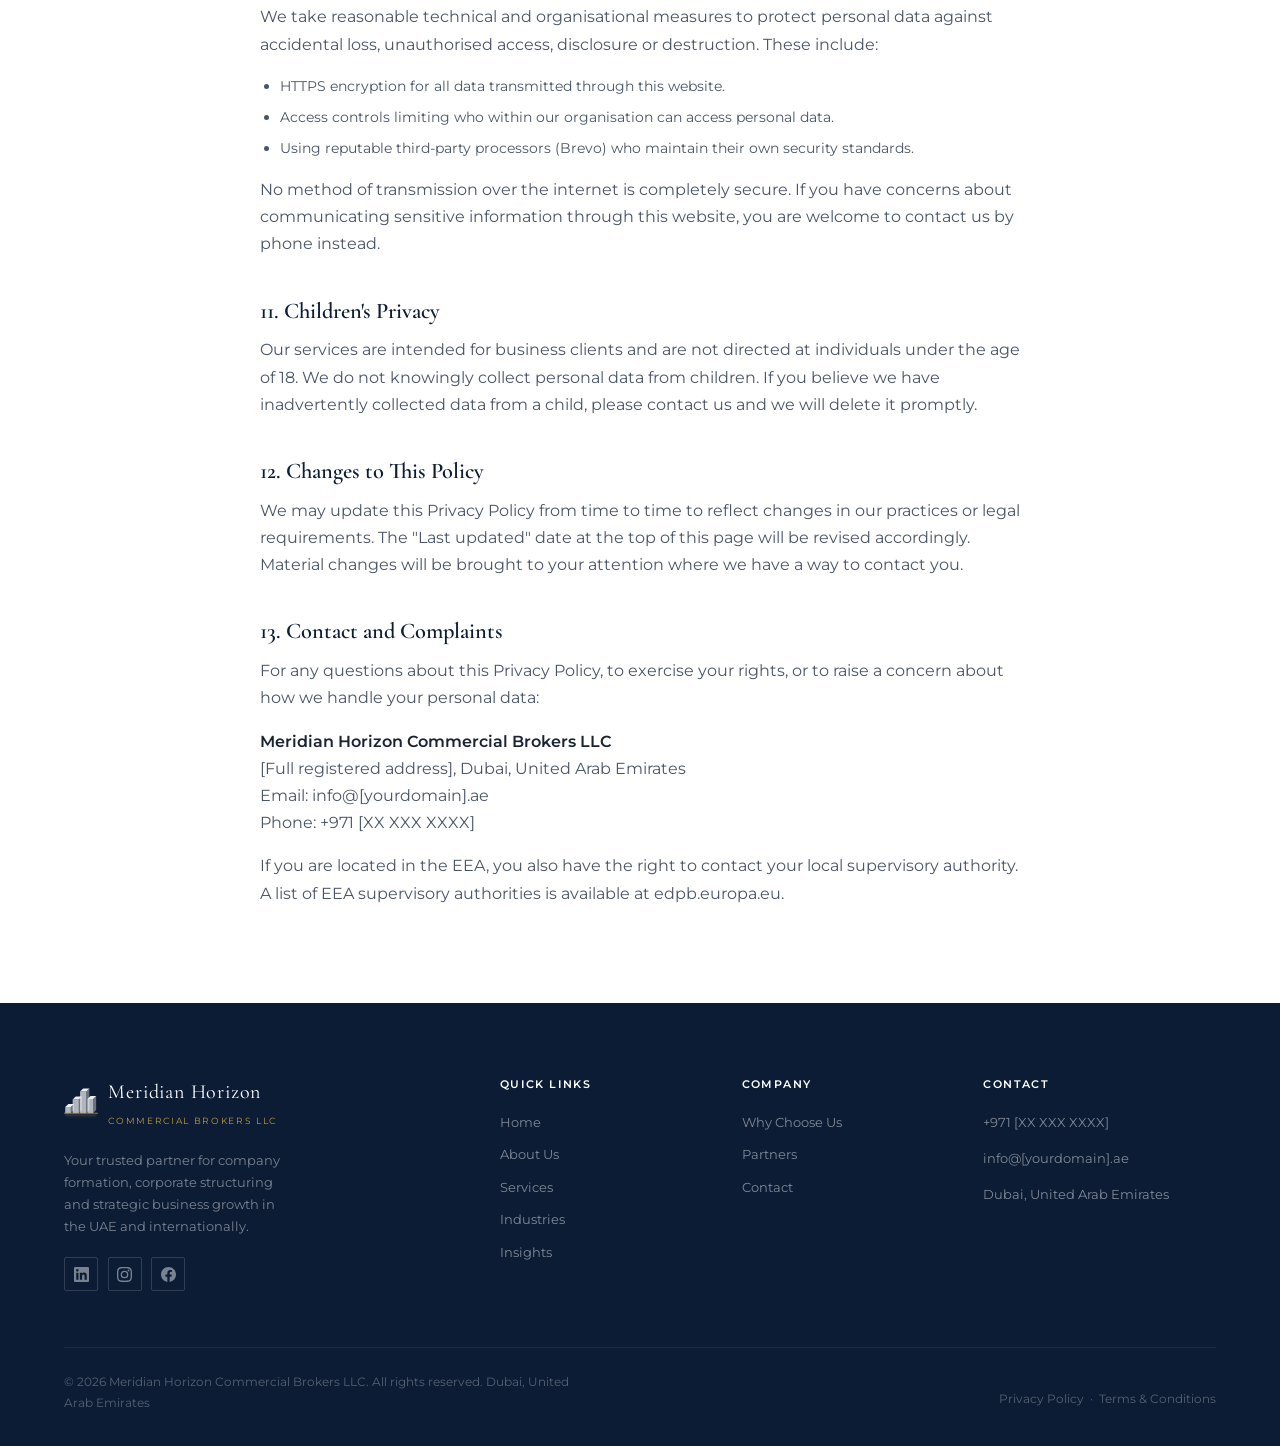
<file: privacy.html>
<!DOCTYPE html>
<html lang="en">
<head>
  <meta charset="UTF-8">
  <meta name="viewport" content="width=device-width, initial-scale=1.0">
  <title>Privacy Policy - Meridian Horizon Commercial Brokers LLC</title>
  <meta name="description" content="Privacy Policy for Meridian Horizon Commercial Brokers LLC. How we collect, use and protect your personal data.">
  <script>(function(){var t=localStorage.getItem('mh-theme');if(t)document.documentElement.setAttribute('data-theme',t);else if(window.matchMedia('(prefers-color-scheme: dark)').matches)document.documentElement.setAttribute('data-theme','dark');}())</script>
  <link rel="preconnect" href="https://fonts.googleapis.com">
  <link rel="preconnect" href="https://fonts.gstatic.com" crossorigin>
  <link href="https://fonts.googleapis.com/css2?family=Cormorant+Garamond:wght@400;500;600&family=Montserrat:wght@300;400;500;600;700&display=swap" rel="stylesheet">
  <link rel="stylesheet" href="css/style.css">
  <style>
    .legal-body { max-width: 760px; margin: 0 auto; }
    .legal-body h2 { font-size: 1.4rem; margin: 2.5rem 0 0.75rem; }
    .legal-body h3 { font-size: 1.05rem; margin: 1.75rem 0 0.5rem; font-family: var(--font-sans); font-weight: 600; }
    .legal-body p { margin-bottom: 1rem; max-width: 100%; }
    .legal-body ul { margin: 0.5rem 0 1rem 1.25rem; list-style: disc; }
    .legal-body ul li { color: var(--text-mid); font-size: 0.9rem; margin-bottom: 0.4rem; }
    .legal-meta { font-size: 0.78rem; color: var(--text-light); margin-bottom: 2.5rem; padding-bottom: 1.5rem; border-bottom: 1px solid var(--border); }
    .legal-toc { background: var(--off-white); border: 1px solid var(--border); padding: 1.5rem 2rem; margin-bottom: 2.5rem; border-radius: var(--radius); }
    .legal-toc h4 { font-family: var(--font-sans); font-size: 0.72rem; font-weight: 600; letter-spacing: 0.1em; text-transform: uppercase; color: var(--text-light); margin-bottom: 0.75rem; }
    .legal-toc ol { margin-left: 1.25rem; }
    .legal-toc li { font-size: 0.85rem; margin-bottom: 0.35rem; }
    .legal-toc a { color: var(--navy); transition: color var(--transition); }
    .legal-toc a:hover { color: var(--gold); }
    .rights-table { width: 100%; border-collapse: collapse; margin: 1rem 0; font-size: 0.85rem; }
    .rights-table th { background: var(--navy); color: var(--white); padding: 0.6rem 1rem; text-align: left; font-weight: 500; font-size: 0.75rem; }
    .rights-table td { padding: 0.6rem 1rem; border-bottom: 1px solid var(--border); color: var(--text-mid); vertical-align: top; }
    .rights-table tr:last-child td { border-bottom: none; }
  </style>
</head>
<body>

  <div id="header-placeholder"></div>

  <section class="page-hero">
    <div class="container">
      <div class="breadcrumb">
        <a href="index.html">Home</a>
        <span class="sep">/</span>
        <span>Privacy Policy</span>
      </div>
      <h1>Privacy Policy</h1>
    </div>
  </section>

  <section>
    <div class="container">
      <div class="legal-body">

        <p class="legal-meta">
          <!-- TODO: Update this date whenever the policy is revised -->
          Last updated: [DATE - e.g. August 2026] &nbsp;|&nbsp; Meridian Horizon Commercial Brokers LLC &nbsp;|&nbsp; Dubai, United Arab Emirates
        </p>

        <div class="legal-toc">
          <h4>Contents</h4>
          <ol>
            <li><a href="#who-we-are">Who We Are</a></li>
            <li><a href="#data-collected">Data We Collect</a></li>
            <li><a href="#how-we-use">How We Use Your Data</a></li>
            <li><a href="#legal-basis">Legal Basis for Processing</a></li>
            <li><a href="#third-parties">Third Parties</a></li>
            <li><a href="#international-transfers">International Data Transfers</a></li>
            <li><a href="#retention">How Long We Keep Your Data</a></li>
            <li><a href="#your-rights">Your Rights</a></li>
            <li><a href="#cookies">Cookies and Tracking</a></li>
            <li><a href="#security">Data Security</a></li>
            <li><a href="#children">Children's Privacy</a></li>
            <li><a href="#changes">Changes to This Policy</a></li>
            <li><a href="#contact-dpo">Contact and Complaints</a></li>
          </ol>
        </div>

        <p>This Privacy Policy explains how Meridian Horizon Commercial Brokers LLC ("Meridian Horizon", "we", "us" or "our") collects, uses and protects personal data in connection with our website and our commercial brokerage and advisory services.</p>
        <p>We comply with the UAE Federal Decree-Law No. 45 of 2021 on the Protection of Personal Data (UAE PDPL) and, where applicable to individuals in the European Economic Area or United Kingdom, the General Data Protection Regulation (GDPR) and UK GDPR respectively.</p>

        <!-- 1 -->
        <h2 id="who-we-are">1. Who We Are</h2>
        <p>Meridian Horizon Commercial Brokers LLC is the data controller for personal data collected through this website and in connection with our services.</p>
        <p>
          <!-- TODO: Add full registered address and trade licence number -->
          Registered address: [Full registered address], Dubai, United Arab Emirates<br>
          Trade licence: [Licence number]<br>
          <!-- TODO: Add contact email for data/privacy matters -->
          Data enquiries: <a href="mailto:info@[yourdomain].ae">info@[yourdomain].ae</a>
        </p>

        <!-- 2 -->
        <h2 id="data-collected">2. Data We Collect</h2>

        <h3>Information you provide directly</h3>
        <ul>
          <li><strong>Contact form:</strong> name, email address, phone number, the subject of your enquiry and any information included in your message.</li>
          <li><strong>WhatsApp:</strong> if you contact us via WhatsApp, your phone number and the content of your messages.</li>
          <li><strong>Email or phone enquiries:</strong> any personal data you include in direct communications with us.</li>
          <li><strong>Business enquiries:</strong> in the course of providing services, we may collect business-related personal data such as company details, nationality, country of residence and business objectives.</li>
        </ul>

        <h3>Information collected automatically</h3>
        <ul>
          <li><strong>Google Fonts:</strong> this website loads fonts from Google Fonts. When a page loads, your browser makes a request to Google's servers which may log your IP address. This is standard browser behaviour for any website using Google Fonts. See Google's <a href="https://policies.google.com/privacy" target="_blank" rel="noopener">Privacy Policy</a> for details.</li>
          <li>We do not currently use analytics, tracking pixels, remarketing tags or advertising cookies on this website.</li>
        </ul>

        <!-- 3 -->
        <h2 id="how-we-use">3. How We Use Your Data</h2>
        <p>We use personal data for the following purposes:</p>
        <ul>
          <li>Responding to your enquiry and communicating with you about our services.</li>
          <li>Assessing your requirements and identifying whether and how we can assist you.</li>
          <li>Providing commercial brokerage and advisory services, including facilitating introductions to professional partners.</li>
          <li>Maintaining records of our business relationship.</li>
          <li>Complying with legal and regulatory obligations applicable to us in the UAE.</li>
          <li>Sending relevant service updates or information where you have indicated you are interested in receiving these - you can opt out at any time.</li>
        </ul>
        <p>We do not sell, rent or trade your personal data. We do not use it for automated decision-making or profiling.</p>

        <!-- 4 -->
        <h2 id="legal-basis">4. Legal Basis for Processing</h2>
        <p>For individuals covered by GDPR or UK GDPR, our legal bases for processing personal data are:</p>
        <ul>
          <li><strong>Legitimate interests</strong> (Article 6(1)(f) GDPR): responding to enquiries, maintaining business records and providing advisory services where we have assessed that our interests do not override your rights.</li>
          <li><strong>Performance of a contract or pre-contractual steps</strong> (Article 6(1)(b) GDPR): where you are a client or prospective client and processing is necessary to provide or discuss our services.</li>
          <li><strong>Compliance with a legal obligation</strong> (Article 6(1)(c) GDPR): where we are required to process data to meet regulatory requirements.</li>
          <li><strong>Consent</strong> (Article 6(1)(a) GDPR): for any optional processing such as marketing communications, where you have given explicit consent.</li>
        </ul>
        <p>For individuals in the UAE, processing is carried out on the equivalent grounds under the UAE PDPL.</p>

        <!-- 5 -->
        <h2 id="third-parties">5. Third Parties</h2>
        <p>We share personal data with third parties only in the following circumstances:</p>
        <ul>
          <li><strong>Brevo (Sendinblue):</strong> we use Brevo to receive and manage contact form submissions and email communications. Brevo processes data on our behalf under a data processing agreement. See <a href="https://www.brevo.com/legal/privacypolicy/" target="_blank" rel="noopener">Brevo's Privacy Policy</a>.</li>
          <li><strong>Professional partners:</strong> where you have asked us to facilitate an introduction or we have identified a relevant professional (legal, banking, advisory), we may share relevant details with that professional to enable the introduction. We do this only with your knowledge and only to the extent necessary.</li>
          <li><strong>Legal and regulatory authorities:</strong> where we are required to disclose data by applicable law, court order or regulatory authority in the UAE.</li>
        </ul>
        <p>We do not share personal data with third parties for their own marketing purposes.</p>

        <!-- 6 -->
        <h2 id="international-transfers">6. International Data Transfers</h2>
        <p>As a UAE-based business with international clients and partners, personal data may be transferred to and processed in countries outside the UAE and the EEA. Where such transfers occur, we take steps to ensure appropriate safeguards are in place, including:</p>
        <ul>
          <li>Transferring only to countries that provide an adequate level of protection as recognised by applicable law.</li>
          <li>Using Standard Contractual Clauses (SCCs) or equivalent mechanisms where required under GDPR.</li>
          <li>Sharing only the minimum data necessary for the purpose.</li>
        </ul>
        <p>Brevo operates servers in the EU and is subject to EU data protection law. Google Fonts data is processed by Google in accordance with their Privacy Policy.</p>

        <!-- 7 -->
        <h2 id="retention">7. How Long We Keep Your Data</h2>
        <ul>
          <li><strong>Enquiries that do not lead to an engagement:</strong> contact details and correspondence are retained for up to 2 years from the date of last contact, then deleted.</li>
          <li><strong>Client engagements:</strong> records relating to services provided are retained for 7 years from the end of the engagement, in line with UAE commercial record-keeping requirements.</li>
          <li><strong>Marketing consents:</strong> retained until you withdraw consent or opt out.</li>
        </ul>
        <p>After the applicable retention period, data is securely deleted or anonymised.</p>

        <!-- 8 -->
        <h2 id="your-rights">8. Your Rights</h2>
        <p>Depending on your location, you may have the following rights regarding your personal data:</p>

        <div style="overflow-x:auto">
          <table class="rights-table">
            <thead>
              <tr>
                <th>Right</th>
                <th>What it means</th>
                <th>Applies under</th>
              </tr>
            </thead>
            <tbody>
              <tr>
                <td>Access</td>
                <td>Request a copy of the personal data we hold about you.</td>
                <td>GDPR, UK GDPR, UAE PDPL</td>
              </tr>
              <tr>
                <td>Correction</td>
                <td>Request correction of inaccurate or incomplete data.</td>
                <td>GDPR, UK GDPR, UAE PDPL</td>
              </tr>
              <tr>
                <td>Deletion</td>
                <td>Request deletion of your data where we no longer have a legal basis to retain it.</td>
                <td>GDPR, UK GDPR, UAE PDPL</td>
              </tr>
              <tr>
                <td>Restriction</td>
                <td>Request that we restrict processing of your data in certain circumstances.</td>
                <td>GDPR, UK GDPR</td>
              </tr>
              <tr>
                <td>Portability</td>
                <td>Receive your data in a structured, machine-readable format.</td>
                <td>GDPR, UK GDPR</td>
              </tr>
              <tr>
                <td>Objection</td>
                <td>Object to processing based on legitimate interests or for direct marketing.</td>
                <td>GDPR, UK GDPR</td>
              </tr>
              <tr>
                <td>Withdraw consent</td>
                <td>Withdraw consent at any time where processing is based on consent.</td>
                <td>GDPR, UK GDPR, UAE PDPL</td>
              </tr>
            </tbody>
          </table>
        </div>

        <p>To exercise any of these rights, contact us at <a href="mailto:info@[yourdomain].ae">info@[yourdomain].ae</a>. We will respond within 30 days. We may need to verify your identity before processing the request.</p>
        <p>If you are in the EEA or UK and are not satisfied with our response, you have the right to lodge a complaint with your local data protection authority.</p>

        <!-- 9 -->
        <h2 id="cookies">9. Cookies and Tracking</h2>
        <p>This website does not currently use analytics, advertising or tracking cookies.</p>
        <p>Google Fonts loads typeface files from Google's servers when you visit the site. This involves a browser request to Google's CDN which may log your IP address. No cookie is set by this request on our end. If you prefer not to have this request made, you may disable JavaScript or use a browser extension that blocks third-party requests.</p>
        <p>We will update this section if we add any additional third-party services (such as analytics) in future.</p>

        <!-- 10 -->
        <h2 id="security">10. Data Security</h2>
        <p>We take reasonable technical and organisational measures to protect personal data against accidental loss, unauthorised access, disclosure or destruction. These include:</p>
        <ul>
          <li>HTTPS encryption for all data transmitted through this website.</li>
          <li>Access controls limiting who within our organisation can access personal data.</li>
          <li>Using reputable third-party processors (Brevo) who maintain their own security standards.</li>
        </ul>
        <p>No method of transmission over the internet is completely secure. If you have concerns about communicating sensitive information through this website, you are welcome to contact us by phone instead.</p>

        <!-- 11 -->
        <h2 id="children">11. Children's Privacy</h2>
        <p>Our services are intended for business clients and are not directed at individuals under the age of 18. We do not knowingly collect personal data from children. If you believe we have inadvertently collected data from a child, please contact us and we will delete it promptly.</p>

        <!-- 12 -->
        <h2 id="changes">12. Changes to This Policy</h2>
        <p>We may update this Privacy Policy from time to time to reflect changes in our practices or legal requirements. The "Last updated" date at the top of this page will be revised accordingly. Material changes will be brought to your attention where we have a way to contact you.</p>

        <!-- 13 -->
        <h2 id="contact-dpo">13. Contact and Complaints</h2>
        <p>For any questions about this Privacy Policy, to exercise your rights, or to raise a concern about how we handle your personal data:</p>
        <p>
          <!-- TODO: Replace with actual contact details -->
          <strong>Meridian Horizon Commercial Brokers LLC</strong><br>
          [Full registered address], Dubai, United Arab Emirates<br>
          Email: <a href="mailto:info@[yourdomain].ae">info@[yourdomain].ae</a><br>
          <!-- TODO: Replace with actual phone number -->
          Phone: <a href="tel:+971XXXXXXXXX">+971 [XX XXX XXXX]</a>
        </p>
        <p>If you are located in the EEA, you also have the right to contact your local supervisory authority. A list of EEA supervisory authorities is available at <a href="https://edpb.europa.eu/about-edpb/about-edpb/members_en" target="_blank" rel="noopener">edpb.europa.eu</a>.</p>

      </div>
    </div>
  </section>

  <div id="footer-placeholder"></div>
  <script src="js/components.js"></script>
  <script src="js/i18n.js"></script>
</body>
</html>
</file>
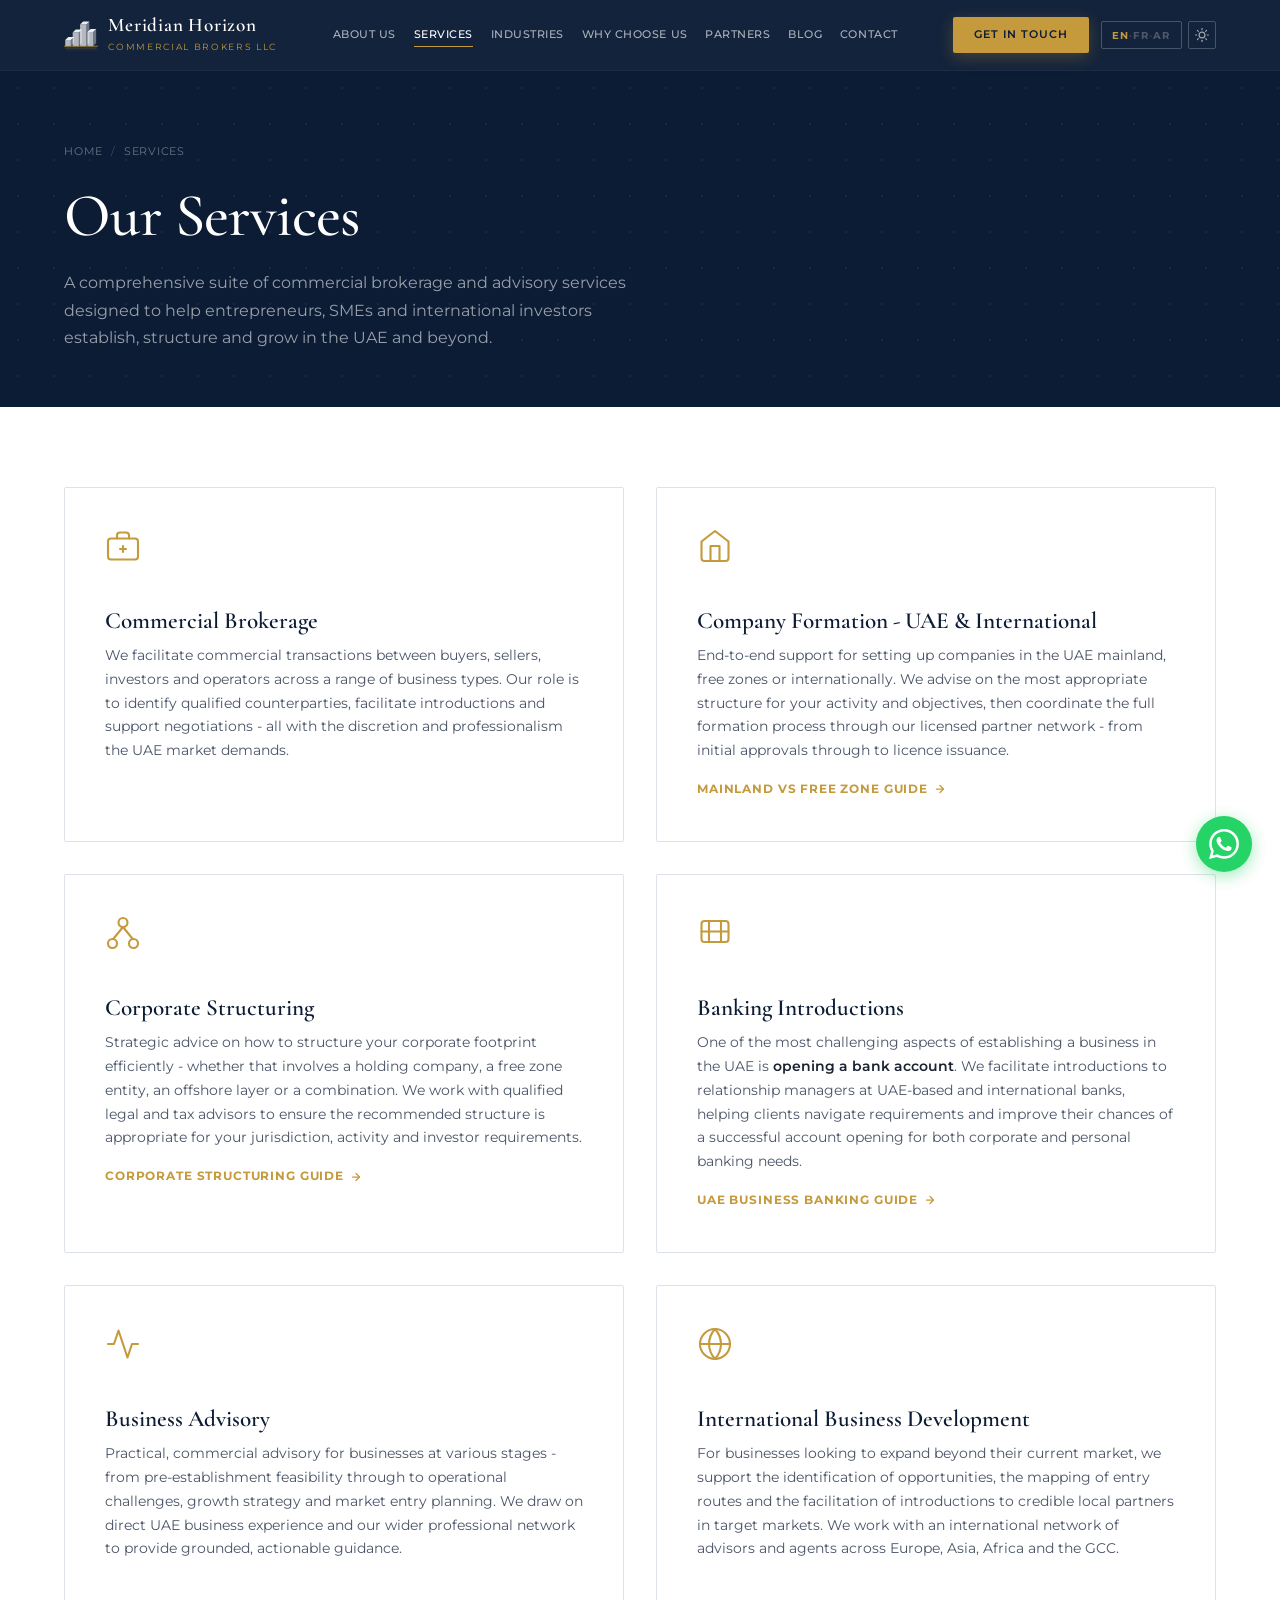
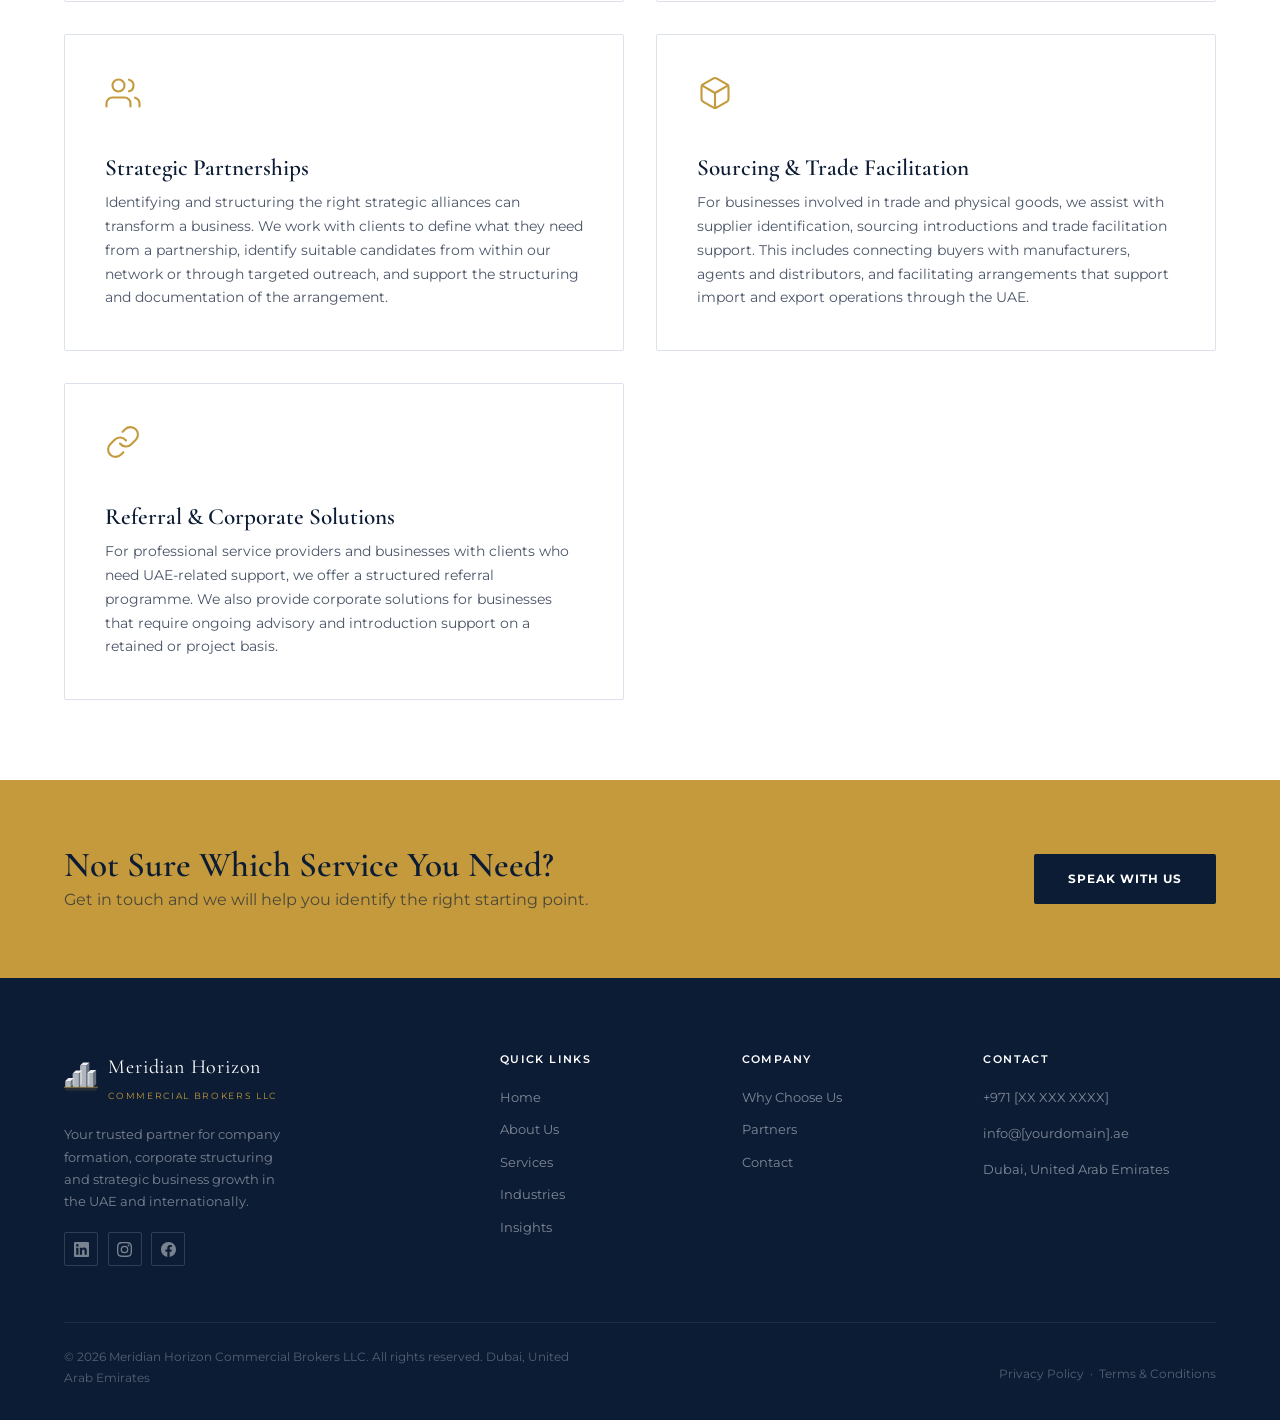
<file: services.html>
<!DOCTYPE html>
<html lang="en">
<head>
  <meta charset="UTF-8">
  <meta name="viewport" content="width=device-width, initial-scale=1.0">
  <title>Services - Meridian Horizon Commercial Brokers LLC</title>
  <meta name="description" content="Explore Meridian Horizon's full range of services: company formation, corporate structuring, banking introductions, business advisory, sourcing, strategic partnerships and more.">
  <script>(function(){var t=localStorage.getItem('mh-theme');if(t)document.documentElement.setAttribute('data-theme',t);else if(window.matchMedia('(prefers-color-scheme: dark)').matches)document.documentElement.setAttribute('data-theme','dark');}())</script>
  <link rel="preconnect" href="https://fonts.googleapis.com">
  <link rel="preconnect" href="https://fonts.gstatic.com" crossorigin>
  <link href="https://fonts.googleapis.com/css2?family=Cormorant+Garamond:wght@400;500;600&family=Montserrat:wght@300;400;500;600;700&display=swap" rel="stylesheet">
  <link rel="stylesheet" href="css/style.css">
</head>
<body>

  <div id="header-placeholder"></div>

  <!-- Hero -->
  <section class="page-hero">
    <div class="container">
      <div class="breadcrumb">
        <a href="index.html" data-i18n="nav-home">Home</a>
        <span class="sep">/</span>
        <span data-i18n="bread-services">Services</span>
      </div>
      <h1 data-i18n="services-hero-h1">Our Services</h1>
      <p data-i18n="services-hero-p">A comprehensive suite of commercial brokerage and advisory services designed to help entrepreneurs, SMEs and international investors establish, structure and grow in the UAE and beyond.</p>
    </div>
  </section>

  <!-- Services detail -->
  <section>
    <div class="container">
      <div class="service-detail-grid">

        <div class="service-detail-card">
          <svg class="service-icon" viewBox="0 0 24 24" fill="none" stroke="currentColor" stroke-width="1.4" stroke-linecap="round" stroke-linejoin="round" aria-hidden="true">
            <rect x="2" y="7" width="20" height="14" rx="2"/><path d="M16 7V5a2 2 0 00-2-2h-4a2 2 0 00-2 2v2"/><line x1="12" y1="12" x2="12" y2="16"/><line x1="10" y1="14" x2="14" y2="14"/>
          </svg>
          <h3 data-i18n="services-s1-title">Commercial Brokerage</h3>
          <p data-i18n="services-s1-desc">We facilitate commercial transactions between buyers, sellers, investors and operators across a range of business types. Our role is to identify qualified counterparties, facilitate introductions and support negotiations - all with the discretion and professionalism the UAE market demands.</p>
        </div>

        <div class="service-detail-card">
          <svg class="service-icon" viewBox="0 0 24 24" fill="none" stroke="currentColor" stroke-width="1.4" stroke-linecap="round" stroke-linejoin="round" aria-hidden="true">
            <path d="M3 9l9-7 9 7v11a2 2 0 01-2 2H5a2 2 0 01-2-2z"/><polyline points="9 22 9 12 15 12 15 22"/>
          </svg>
          <h3 data-i18n="services-s2-title">Company Formation - UAE &amp; International</h3>
          <p data-i18n="services-s2-desc">End-to-end support for setting up companies in the UAE mainland, free zones or internationally. We advise on the most appropriate structure for your activity and objectives, then coordinate the full formation process through our licensed partner network - from initial approvals through to licence issuance.</p>
          <a href="blog/uae-mainland-vs-free-zone.html" class="inline-cta">Mainland vs free zone guide <svg viewBox="0 0 24 24" width="12" height="12" fill="none" stroke="currentColor" stroke-width="2.5" stroke-linecap="round" stroke-linejoin="round" aria-hidden="true"><line x1="5" y1="12" x2="19" y2="12"/><polyline points="12 5 19 12 12 19"/></svg></a>
        </div>

        <div class="service-detail-card">
          <svg class="service-icon" viewBox="0 0 24 24" fill="none" stroke="currentColor" stroke-width="1.4" stroke-linecap="round" stroke-linejoin="round" aria-hidden="true">
            <circle cx="12" cy="5" r="3"/><circle cx="5" cy="19" r="3"/><circle cx="19" cy="19" r="3"/><line x1="12" y1="8" x2="5.5" y2="16"/><line x1="12" y1="8" x2="18.5" y2="16"/>
          </svg>
          <h3 data-i18n="services-s3-title">Corporate Structuring</h3>
          <p data-i18n="services-s3-desc">Strategic advice on how to structure your corporate footprint efficiently - whether that involves a holding company, a free zone entity, an offshore layer or a combination. We work with qualified legal and tax advisors to ensure the recommended structure is appropriate for your jurisdiction, activity and investor requirements.</p>
          <a href="blog/corporate-structuring-uae.html" class="inline-cta">Corporate structuring guide <svg viewBox="0 0 24 24" width="12" height="12" fill="none" stroke="currentColor" stroke-width="2.5" stroke-linecap="round" stroke-linejoin="round" aria-hidden="true"><line x1="5" y1="12" x2="19" y2="12"/><polyline points="12 5 19 12 12 19"/></svg></a>
        </div>

        <div class="service-detail-card">
          <svg class="service-icon" viewBox="0 0 24 24" fill="none" stroke="currentColor" stroke-width="1.4" stroke-linecap="round" stroke-linejoin="round" aria-hidden="true">
            <rect x="3" y="4" width="18" height="14" rx="2"/><line x1="8" y1="4" x2="8" y2="18"/><line x1="16" y1="4" x2="16" y2="18"/><line x1="3" y1="11" x2="21" y2="11"/>
          </svg>
          <h3 data-i18n="services-s4-title">Banking Introductions</h3>
          <p data-i18n="services-s4-desc">One of the most challenging aspects of establishing a business in the UAE is <strong>opening a bank account</strong>. We facilitate introductions to relationship managers at UAE-based and international banks, helping clients navigate requirements and improve their chances of a successful account opening for both corporate and personal banking needs.</p>
          <a href="blog/uae-business-banking.html" class="inline-cta">UAE business banking guide <svg viewBox="0 0 24 24" width="12" height="12" fill="none" stroke="currentColor" stroke-width="2.5" stroke-linecap="round" stroke-linejoin="round" aria-hidden="true"><line x1="5" y1="12" x2="19" y2="12"/><polyline points="12 5 19 12 12 19"/></svg></a>
        </div>

        <div class="service-detail-card">
          <svg class="service-icon" viewBox="0 0 24 24" fill="none" stroke="currentColor" stroke-width="1.4" stroke-linecap="round" stroke-linejoin="round" aria-hidden="true">
            <polyline points="22 12 18 12 15 21 9 3 6 12 2 12"/>
          </svg>
          <h3 data-i18n="services-s5-title">Business Advisory</h3>
          <p data-i18n="services-s5-desc">Practical, commercial advisory for businesses at various stages - from pre-establishment feasibility through to operational challenges, growth strategy and market entry planning. We draw on direct UAE business experience and our wider professional network to provide grounded, actionable guidance.</p>
        </div>

        <div class="service-detail-card">
          <svg class="service-icon" viewBox="0 0 24 24" fill="none" stroke="currentColor" stroke-width="1.4" stroke-linecap="round" stroke-linejoin="round" aria-hidden="true">
            <circle cx="12" cy="12" r="10"/><line x1="2" y1="12" x2="22" y2="12"/><path d="M12 2a15.3 15.3 0 014 10 15.3 15.3 0 01-4 10 15.3 15.3 0 01-4-10 15.3 15.3 0 014-10z"/>
          </svg>
          <h3 data-i18n="services-s6-title">International Business Development</h3>
          <p data-i18n="services-s6-desc">For businesses looking to expand beyond their current market, we support the identification of opportunities, the mapping of entry routes and the facilitation of introductions to credible local partners in target markets. We work with an international network of advisors and agents across Europe, Asia, Africa and the GCC.</p>
        </div>

        <div class="service-detail-card">
          <svg class="service-icon" viewBox="0 0 24 24" fill="none" stroke="currentColor" stroke-width="1.4" stroke-linecap="round" stroke-linejoin="round" aria-hidden="true">
            <path d="M17 21v-2a4 4 0 00-4-4H5a4 4 0 00-4 4v2"/><circle cx="9" cy="7" r="4"/><path d="M23 21v-2a4 4 0 00-3-3.87"/><path d="M16 3.13a4 4 0 010 7.75"/>
          </svg>
          <h3 data-i18n="services-s7-title">Strategic Partnerships</h3>
          <p data-i18n="services-s7-desc">Identifying and structuring the right strategic alliances can transform a business. We work with clients to define what they need from a partnership, identify suitable candidates from within our network or through targeted outreach, and support the structuring and documentation of the arrangement.</p>
        </div>

        <div class="service-detail-card">
          <svg class="service-icon" viewBox="0 0 24 24" fill="none" stroke="currentColor" stroke-width="1.4" stroke-linecap="round" stroke-linejoin="round" aria-hidden="true">
            <path d="M21 16V8a2 2 0 00-1-1.73l-7-4a2 2 0 00-2 0l-7 4A2 2 0 003 8v8a2 2 0 001 1.73l7 4a2 2 0 002 0l7-4A2 2 0 0021 16z"/><polyline points="3.27 6.96 12 12.01 20.73 6.96"/><line x1="12" y1="22.08" x2="12" y2="12"/>
          </svg>
          <h3 data-i18n="services-s8-title">Sourcing &amp; Trade Facilitation</h3>
          <p data-i18n="services-s8-desc">For businesses involved in trade and physical goods, we assist with supplier identification, sourcing introductions and trade facilitation support. This includes connecting buyers with manufacturers, agents and distributors, and facilitating arrangements that support import and export operations through the UAE.</p>
        </div>

        <div class="service-detail-card">
          <svg class="service-icon" viewBox="0 0 24 24" fill="none" stroke="currentColor" stroke-width="1.4" stroke-linecap="round" stroke-linejoin="round" aria-hidden="true">
            <path d="M10 13a5 5 0 007.54.54l3-3a5 5 0 00-7.07-7.07l-1.72 1.71"/><path d="M14 11a5 5 0 00-7.54-.54l-3 3a5 5 0 007.07 7.07l1.71-1.71"/>
          </svg>
          <h3 data-i18n="services-s9-title">Referral &amp; Corporate Solutions</h3>
          <p data-i18n="services-s9-desc">For professional service providers and businesses with clients who need UAE-related support, we offer a structured referral programme. We also provide corporate solutions for businesses that require ongoing advisory and introduction support on a retained or project basis.</p>
        </div>

      </div>
    </div>
  </section>

  <!-- CTA -->
  <div class="cta-strip">
    <div class="container">
      <div class="cta-strip-inner">
        <div>
          <h2 data-i18n="services-cta-h2">Not Sure Which Service You Need?</h2>
          <p data-i18n="services-cta-p">Get in touch and we will help you identify the right starting point.</p>
        </div>
        <a href="contact.html" class="btn btn-outline-dark" data-i18n="services-cta-btn">Speak With Us</a>
      </div>
    </div>
  </div>

  <div id="footer-placeholder"></div>
  <script src="js/components.js"></script>
  <script src="js/i18n.js"></script>
</body>
</html>
</file>
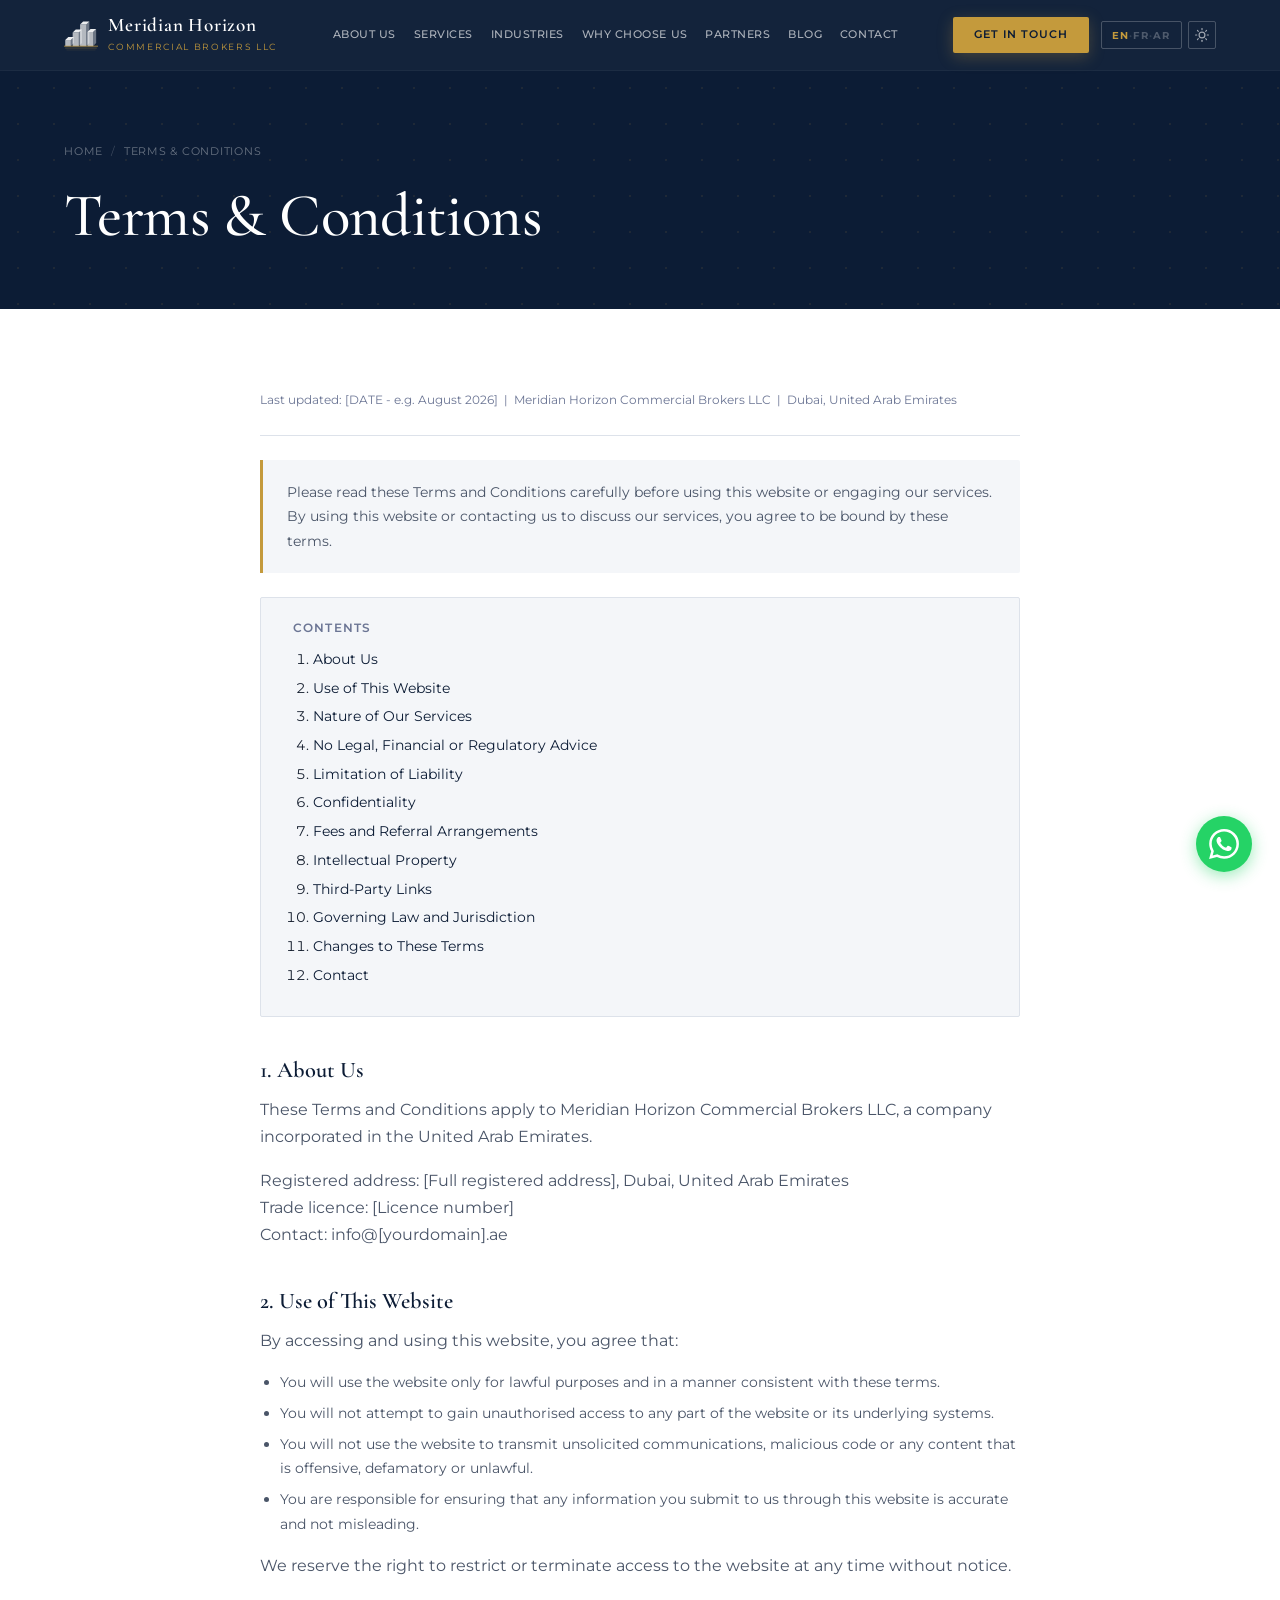
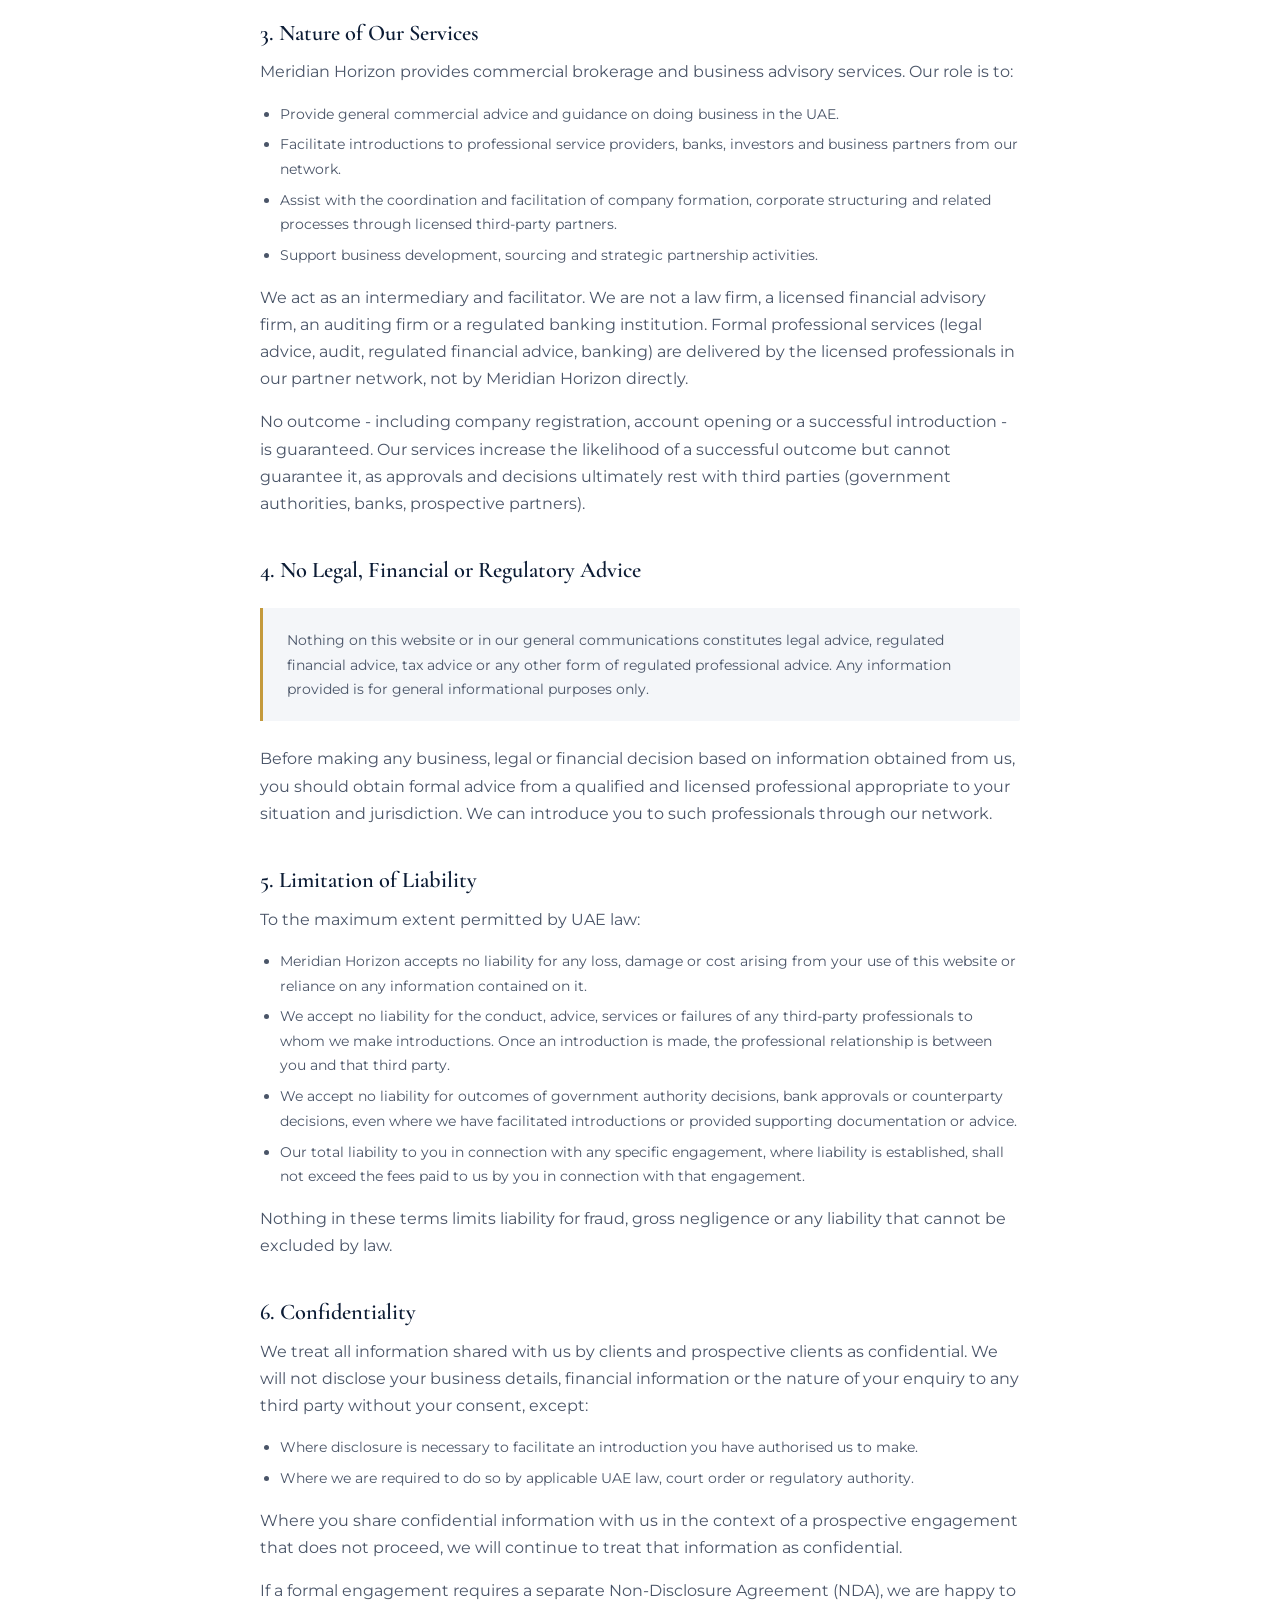
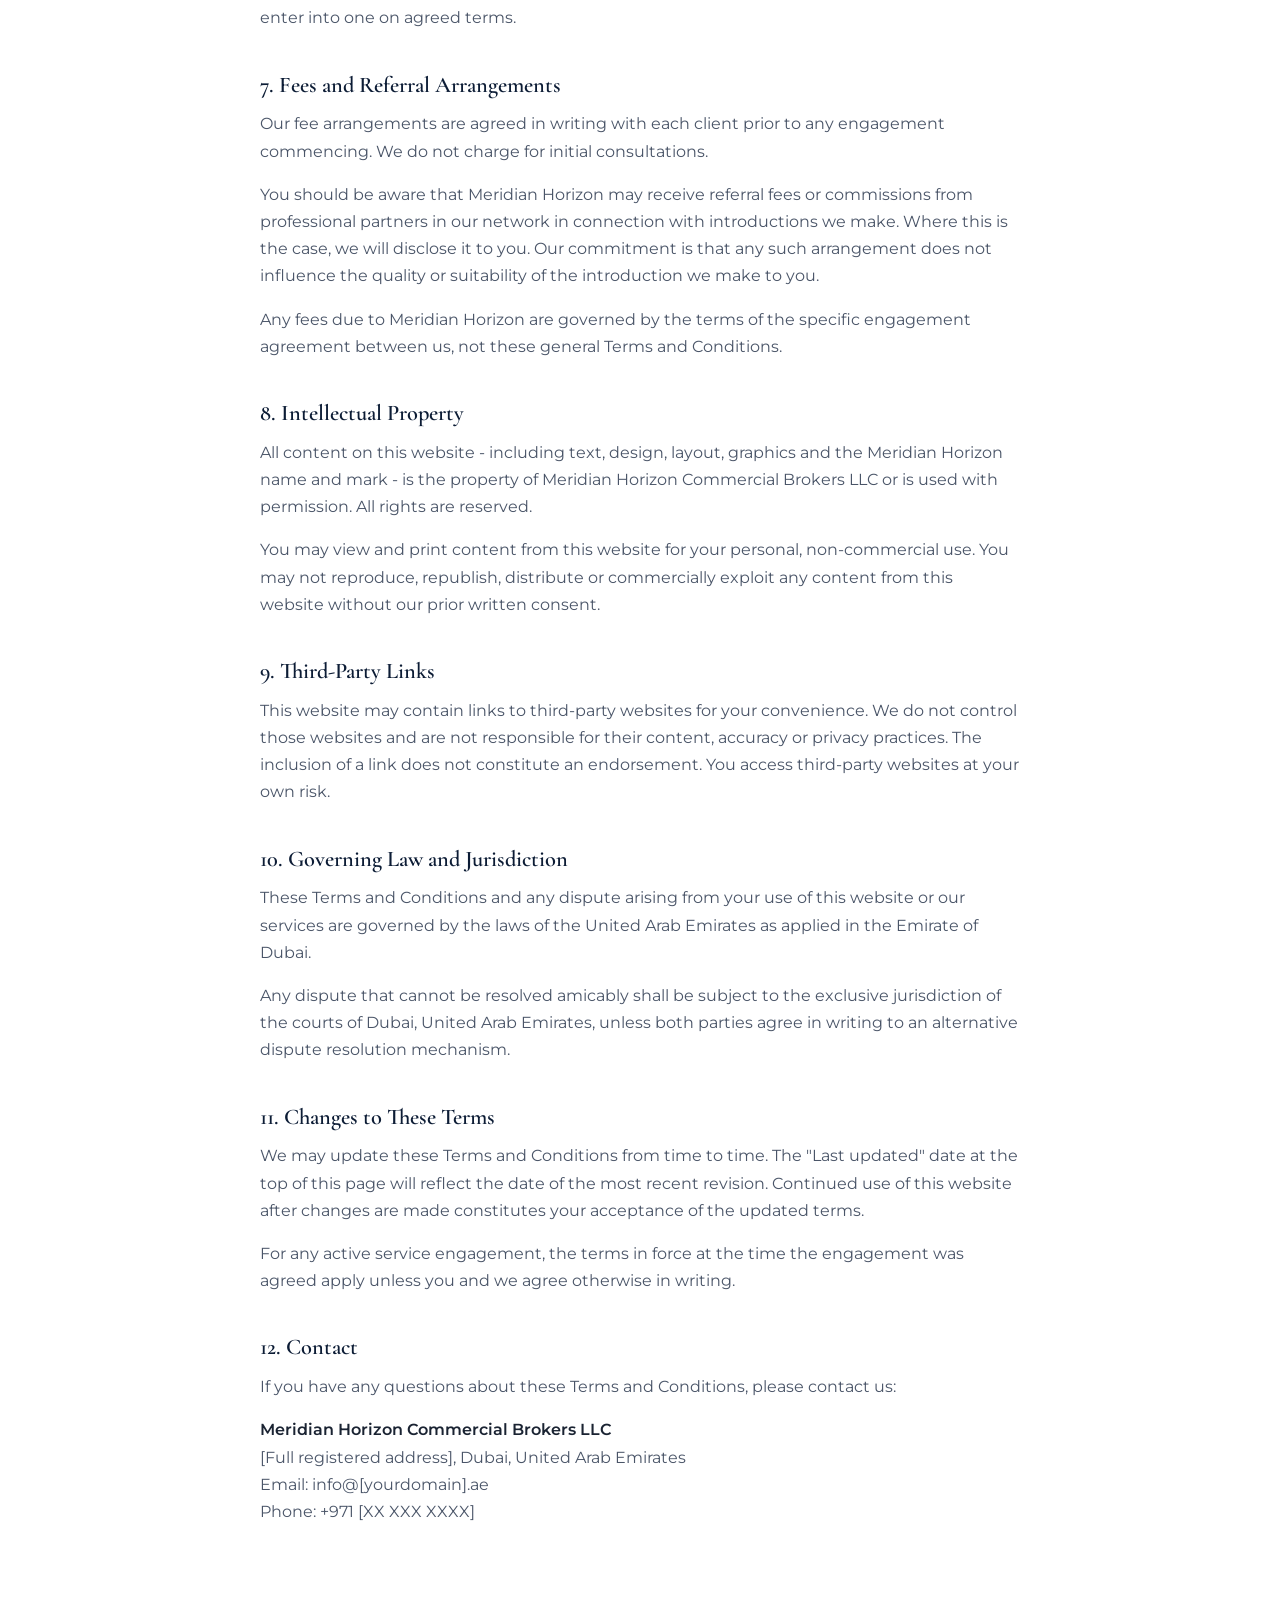
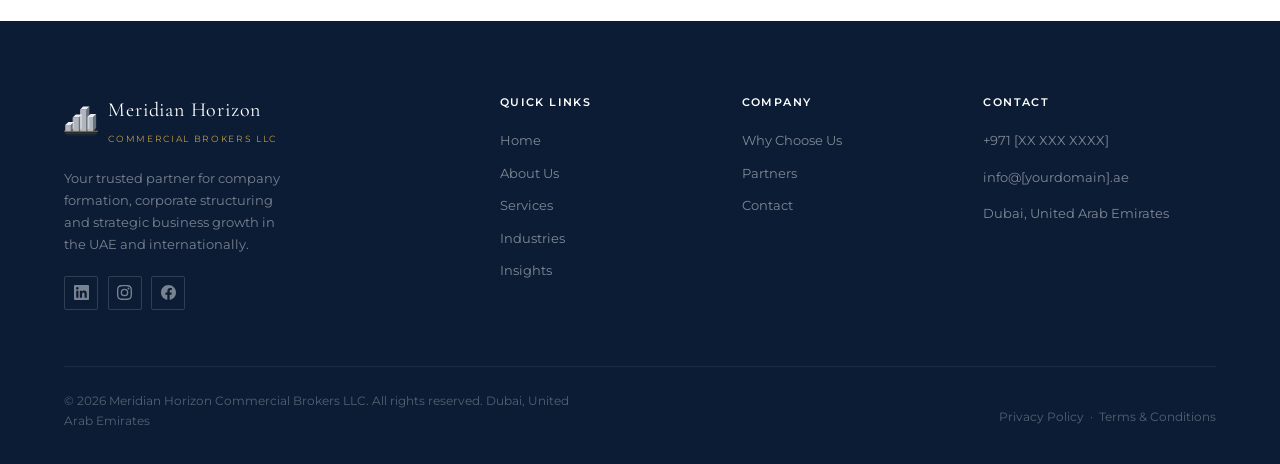
<file: terms.html>
<!DOCTYPE html>
<html lang="en">
<head>
  <meta charset="UTF-8">
  <meta name="viewport" content="width=device-width, initial-scale=1.0">
  <title>Terms &amp; Conditions - Meridian Horizon Commercial Brokers LLC</title>
  <meta name="description" content="Terms and Conditions governing the use of the Meridian Horizon website and our commercial brokerage and advisory services.">
  <script>(function(){var t=localStorage.getItem('mh-theme');if(t)document.documentElement.setAttribute('data-theme',t);else if(window.matchMedia('(prefers-color-scheme: dark)').matches)document.documentElement.setAttribute('data-theme','dark');}())</script>
  <link rel="preconnect" href="https://fonts.googleapis.com">
  <link rel="preconnect" href="https://fonts.gstatic.com" crossorigin>
  <link href="https://fonts.googleapis.com/css2?family=Cormorant+Garamond:wght@400;500;600&family=Montserrat:wght@300;400;500;600;700&display=swap" rel="stylesheet">
  <link rel="stylesheet" href="css/style.css">
  <style>
    .legal-body { max-width: 760px; margin: 0 auto; }
    .legal-body h2 { font-size: 1.4rem; margin: 2.5rem 0 0.75rem; }
    .legal-body h3 { font-size: 1.05rem; margin: 1.75rem 0 0.5rem; font-family: var(--font-sans); font-weight: 600; }
    .legal-body p { margin-bottom: 1rem; max-width: 100%; }
    .legal-body ul { margin: 0.5rem 0 1rem 1.25rem; list-style: disc; }
    .legal-body ul li { color: var(--text-mid); font-size: 0.9rem; margin-bottom: 0.4rem; }
    .legal-meta { font-size: 0.78rem; color: var(--text-light); margin-bottom: 2.5rem; padding-bottom: 1.5rem; border-bottom: 1px solid var(--border); }
    .legal-toc { background: var(--off-white); border: 1px solid var(--border); padding: 1.5rem 2rem; margin-bottom: 2.5rem; border-radius: var(--radius); }
    .legal-toc h4 { font-family: var(--font-sans); font-size: 0.72rem; font-weight: 600; letter-spacing: 0.1em; text-transform: uppercase; color: var(--text-light); margin-bottom: 0.75rem; }
    .legal-toc ol { margin-left: 1.25rem; }
    .legal-toc li { font-size: 0.85rem; margin-bottom: 0.35rem; }
    .legal-toc a { color: var(--navy); transition: color var(--transition); }
    .legal-toc a:hover { color: var(--gold); }
    .highlight-box { background: var(--off-white); border-left: 3px solid var(--gold); padding: 1.25rem 1.5rem; margin: 1.5rem 0; border-radius: 0 var(--radius) var(--radius) 0; }
    .highlight-box p { margin: 0; font-size: 0.9rem; }
  </style>
</head>
<body>

  <div id="header-placeholder"></div>

  <section class="page-hero">
    <div class="container">
      <div class="breadcrumb">
        <a href="index.html">Home</a>
        <span class="sep">/</span>
        <span>Terms &amp; Conditions</span>
      </div>
      <h1>Terms &amp; Conditions</h1>
    </div>
  </section>

  <section>
    <div class="container">
      <div class="legal-body">

        <p class="legal-meta">
          <!-- TODO: Update this date whenever the terms are revised -->
          Last updated: [DATE - e.g. August 2026] &nbsp;|&nbsp; Meridian Horizon Commercial Brokers LLC &nbsp;|&nbsp; Dubai, United Arab Emirates
        </p>

        <div class="highlight-box">
          <p>Please read these Terms and Conditions carefully before using this website or engaging our services. By using this website or contacting us to discuss our services, you agree to be bound by these terms.</p>
        </div>

        <div class="legal-toc">
          <h4>Contents</h4>
          <ol>
            <li><a href="#about-us">About Us</a></li>
            <li><a href="#website-use">Use of This Website</a></li>
            <li><a href="#nature-of-services">Nature of Our Services</a></li>
            <li><a href="#no-advice">No Legal, Financial or Regulatory Advice</a></li>
            <li><a href="#liability">Limitation of Liability</a></li>
            <li><a href="#confidentiality">Confidentiality</a></li>
            <li><a href="#fees">Fees and Referral Arrangements</a></li>
            <li><a href="#ip">Intellectual Property</a></li>
            <li><a href="#third-party-links">Third-Party Links</a></li>
            <li><a href="#governing-law">Governing Law and Jurisdiction</a></li>
            <li><a href="#changes">Changes to These Terms</a></li>
            <li><a href="#contact">Contact</a></li>
          </ol>
        </div>

        <!-- 1 -->
        <h2 id="about-us">1. About Us</h2>
        <p>These Terms and Conditions apply to Meridian Horizon Commercial Brokers LLC, a company incorporated in the United Arab Emirates.</p>
        <p>
          <!-- TODO: Add full registered address and trade licence number -->
          Registered address: [Full registered address], Dubai, United Arab Emirates<br>
          Trade licence: [Licence number]<br>
          <!-- TODO: Add contact email -->
          Contact: <a href="mailto:info@[yourdomain].ae">info@[yourdomain].ae</a>
        </p>

        <!-- 2 -->
        <h2 id="website-use">2. Use of This Website</h2>
        <p>By accessing and using this website, you agree that:</p>
        <ul>
          <li>You will use the website only for lawful purposes and in a manner consistent with these terms.</li>
          <li>You will not attempt to gain unauthorised access to any part of the website or its underlying systems.</li>
          <li>You will not use the website to transmit unsolicited communications, malicious code or any content that is offensive, defamatory or unlawful.</li>
          <li>You are responsible for ensuring that any information you submit to us through this website is accurate and not misleading.</li>
        </ul>
        <p>We reserve the right to restrict or terminate access to the website at any time without notice.</p>

        <!-- 3 -->
        <h2 id="nature-of-services">3. Nature of Our Services</h2>
        <p>Meridian Horizon provides commercial brokerage and business advisory services. Our role is to:</p>
        <ul>
          <li>Provide general commercial advice and guidance on doing business in the UAE.</li>
          <li>Facilitate introductions to professional service providers, banks, investors and business partners from our network.</li>
          <li>Assist with the coordination and facilitation of company formation, corporate structuring and related processes through licensed third-party partners.</li>
          <li>Support business development, sourcing and strategic partnership activities.</li>
        </ul>
        <p>We act as an intermediary and facilitator. We are not a law firm, a licensed financial advisory firm, an auditing firm or a regulated banking institution. Formal professional services (legal advice, audit, regulated financial advice, banking) are delivered by the licensed professionals in our partner network, not by Meridian Horizon directly.</p>
        <p>No outcome - including company registration, account opening or a successful introduction - is guaranteed. Our services increase the likelihood of a successful outcome but cannot guarantee it, as approvals and decisions ultimately rest with third parties (government authorities, banks, prospective partners).</p>

        <!-- 4 -->
        <h2 id="no-advice">4. No Legal, Financial or Regulatory Advice</h2>
        <div class="highlight-box">
          <p>Nothing on this website or in our general communications constitutes legal advice, regulated financial advice, tax advice or any other form of regulated professional advice. Any information provided is for general informational purposes only.</p>
        </div>
        <p>Before making any business, legal or financial decision based on information obtained from us, you should obtain formal advice from a qualified and licensed professional appropriate to your situation and jurisdiction. We can introduce you to such professionals through our network.</p>

        <!-- 5 -->
        <h2 id="liability">5. Limitation of Liability</h2>
        <p>To the maximum extent permitted by UAE law:</p>
        <ul>
          <li>Meridian Horizon accepts no liability for any loss, damage or cost arising from your use of this website or reliance on any information contained on it.</li>
          <li>We accept no liability for the conduct, advice, services or failures of any third-party professionals to whom we make introductions. Once an introduction is made, the professional relationship is between you and that third party.</li>
          <li>We accept no liability for outcomes of government authority decisions, bank approvals or counterparty decisions, even where we have facilitated introductions or provided supporting documentation or advice.</li>
          <li>Our total liability to you in connection with any specific engagement, where liability is established, shall not exceed the fees paid to us by you in connection with that engagement.</li>
        </ul>
        <p>Nothing in these terms limits liability for fraud, gross negligence or any liability that cannot be excluded by law.</p>

        <!-- 6 -->
        <h2 id="confidentiality">6. Confidentiality</h2>
        <p>We treat all information shared with us by clients and prospective clients as confidential. We will not disclose your business details, financial information or the nature of your enquiry to any third party without your consent, except:</p>
        <ul>
          <li>Where disclosure is necessary to facilitate an introduction you have authorised us to make.</li>
          <li>Where we are required to do so by applicable UAE law, court order or regulatory authority.</li>
        </ul>
        <p>Where you share confidential information with us in the context of a prospective engagement that does not proceed, we will continue to treat that information as confidential.</p>
        <p>If a formal engagement requires a separate Non-Disclosure Agreement (NDA), we are happy to enter into one on agreed terms.</p>

        <!-- 7 -->
        <h2 id="fees">7. Fees and Referral Arrangements</h2>
        <p>Our fee arrangements are agreed in writing with each client prior to any engagement commencing. We do not charge for initial consultations.</p>
        <p>You should be aware that Meridian Horizon may receive referral fees or commissions from professional partners in our network in connection with introductions we make. Where this is the case, we will disclose it to you. Our commitment is that any such arrangement does not influence the quality or suitability of the introduction we make to you.</p>
        <p>Any fees due to Meridian Horizon are governed by the terms of the specific engagement agreement between us, not these general Terms and Conditions.</p>

        <!-- 8 -->
        <h2 id="ip">8. Intellectual Property</h2>
        <p>All content on this website - including text, design, layout, graphics and the Meridian Horizon name and mark - is the property of Meridian Horizon Commercial Brokers LLC or is used with permission. All rights are reserved.</p>
        <p>You may view and print content from this website for your personal, non-commercial use. You may not reproduce, republish, distribute or commercially exploit any content from this website without our prior written consent.</p>

        <!-- 9 -->
        <h2 id="third-party-links">9. Third-Party Links</h2>
        <p>This website may contain links to third-party websites for your convenience. We do not control those websites and are not responsible for their content, accuracy or privacy practices. The inclusion of a link does not constitute an endorsement. You access third-party websites at your own risk.</p>

        <!-- 10 -->
        <h2 id="governing-law">10. Governing Law and Jurisdiction</h2>
        <p>These Terms and Conditions and any dispute arising from your use of this website or our services are governed by the laws of the United Arab Emirates as applied in the Emirate of Dubai.</p>
        <p>Any dispute that cannot be resolved amicably shall be subject to the exclusive jurisdiction of the courts of Dubai, United Arab Emirates, unless both parties agree in writing to an alternative dispute resolution mechanism.</p>

        <!-- 11 -->
        <h2 id="changes">11. Changes to These Terms</h2>
        <p>We may update these Terms and Conditions from time to time. The "Last updated" date at the top of this page will reflect the date of the most recent revision. Continued use of this website after changes are made constitutes your acceptance of the updated terms.</p>
        <p>For any active service engagement, the terms in force at the time the engagement was agreed apply unless you and we agree otherwise in writing.</p>

        <!-- 12 -->
        <h2 id="contact">12. Contact</h2>
        <p>If you have any questions about these Terms and Conditions, please contact us:</p>
        <p>
          <!-- TODO: Replace with actual contact details -->
          <strong>Meridian Horizon Commercial Brokers LLC</strong><br>
          [Full registered address], Dubai, United Arab Emirates<br>
          Email: <a href="mailto:info@[yourdomain].ae">info@[yourdomain].ae</a><br>
          <!-- TODO: Replace with actual phone number -->
          Phone: <a href="tel:+971XXXXXXXXX">+971 [XX XXX XXXX]</a>
        </p>

      </div>
    </div>
  </section>

  <div id="footer-placeholder"></div>
  <script src="js/components.js"></script>
  <script src="js/i18n.js"></script>
</body>
</html>
</file>
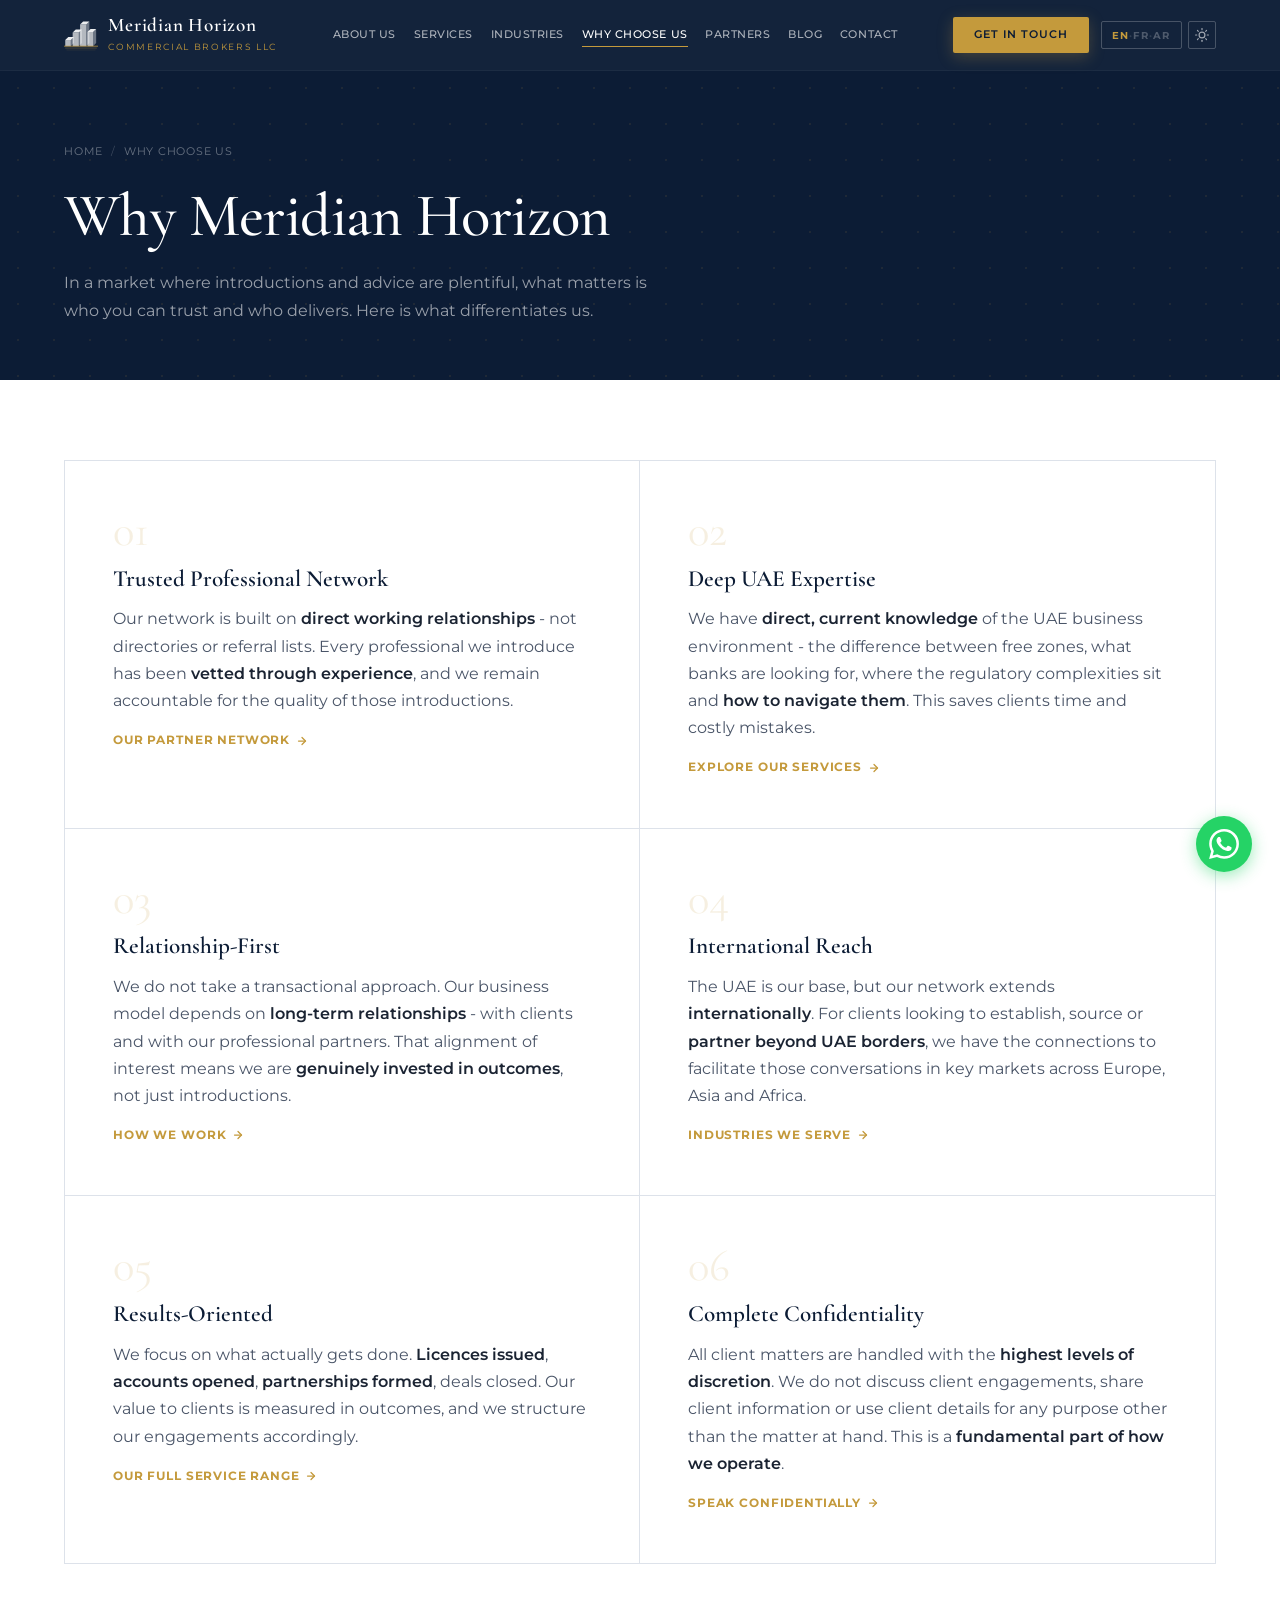
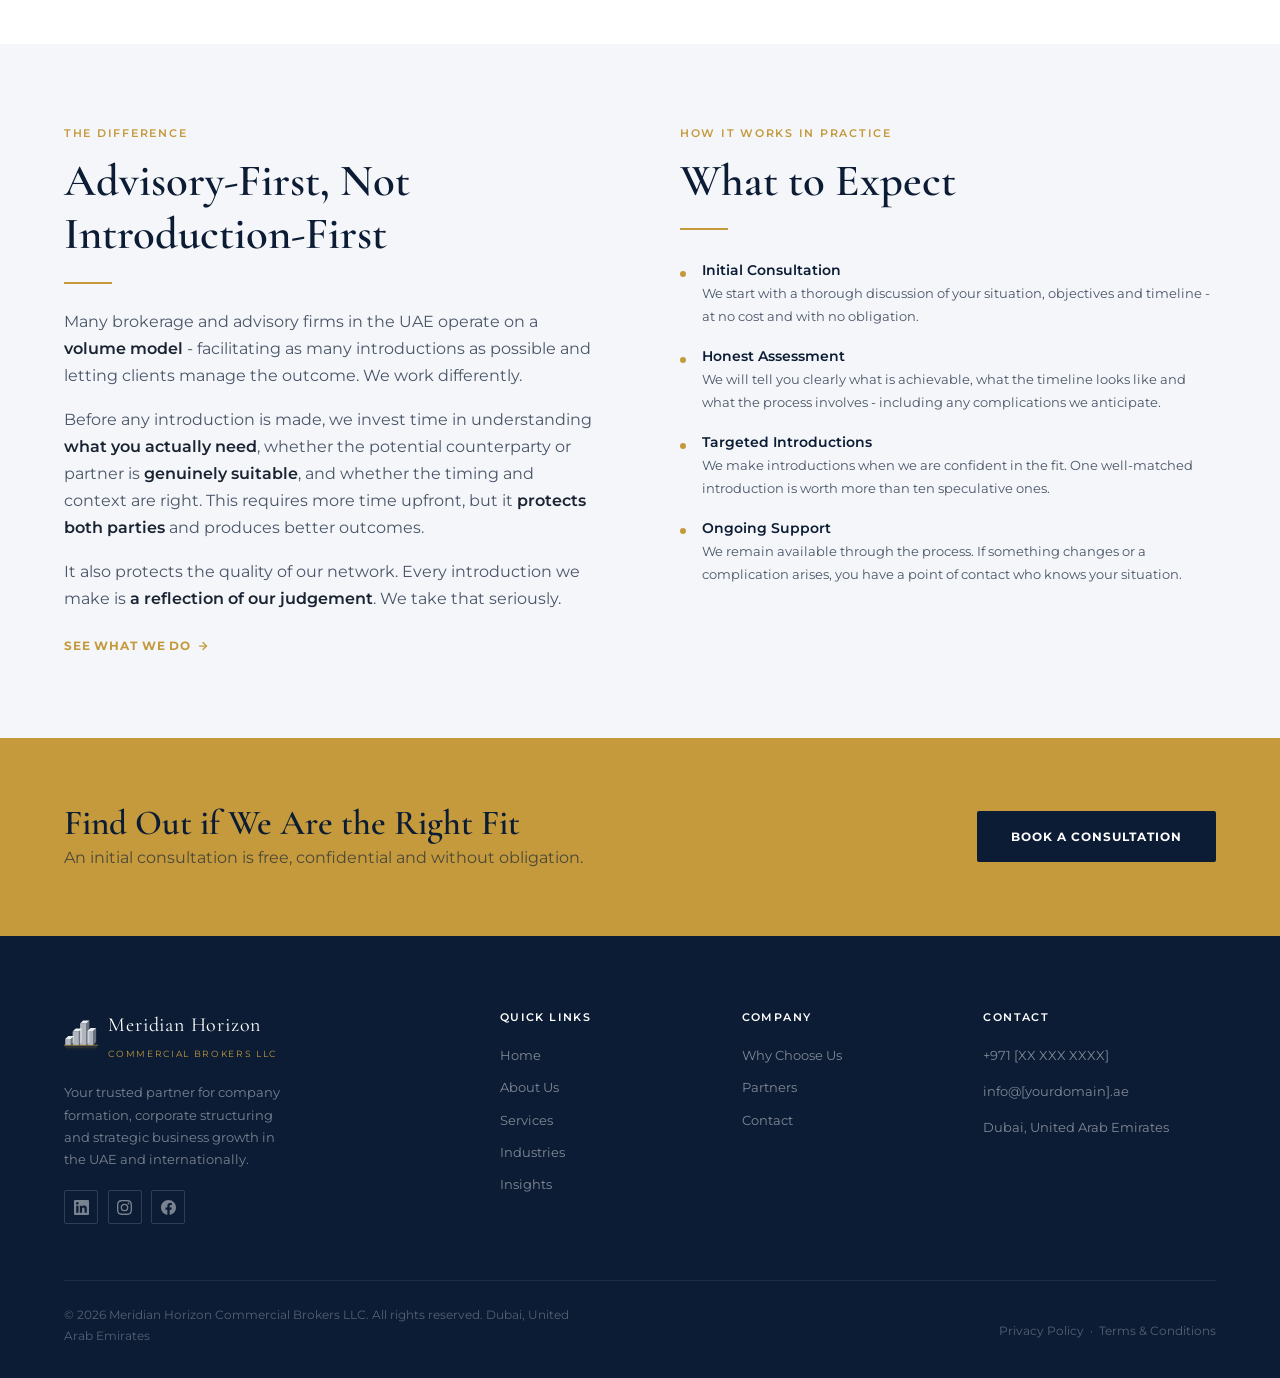
<file: why-us.html>
<!DOCTYPE html>
<html lang="en">
<head>
  <meta charset="UTF-8">
  <meta name="viewport" content="width=device-width, initial-scale=1.0">
  <title>Why Choose Us - Meridian Horizon Commercial Brokers LLC</title>
  <meta name="description" content="Why Meridian Horizon? Trusted professional network, deep UAE expertise, relationship-first approach and complete confidentiality for every client engagement.">
  <script>(function(){var t=localStorage.getItem('mh-theme');if(t)document.documentElement.setAttribute('data-theme',t);else if(window.matchMedia('(prefers-color-scheme: dark)').matches)document.documentElement.setAttribute('data-theme','dark');}())</script>
  <link rel="preconnect" href="https://fonts.googleapis.com">
  <link rel="preconnect" href="https://fonts.gstatic.com" crossorigin>
  <link href="https://fonts.googleapis.com/css2?family=Cormorant+Garamond:wght@400;500;600&family=Montserrat:wght@300;400;500;600;700&display=swap" rel="stylesheet">
  <link rel="stylesheet" href="css/style.css">
</head>
<body>

  <div id="header-placeholder"></div>

  <!-- Hero -->
  <section class="page-hero">
    <div class="container">
      <div class="breadcrumb">
        <a href="index.html" data-i18n="nav-home">Home</a>
        <span class="sep">/</span>
        <span data-i18n="bread-why">Why Choose Us</span>
      </div>
      <h1 data-i18n="why-hero-h1">Why Meridian Horizon</h1>
      <p data-i18n="why-hero-p">In a market where introductions and advice are plentiful, what matters is who you can trust and who delivers. Here is what differentiates us.</p>
    </div>
  </section>

  <!-- Main differentiators -->
  <section>
    <div class="container">
      <div style="display:grid; grid-template-columns:1fr 1fr; gap:0; border:1px solid var(--border);">

        <div style="padding:3rem; border-right:1px solid var(--border); border-bottom:1px solid var(--border);">
          <div class="feature-num" style="opacity:0.15">01</div>
          <h3 style="margin-bottom:0.75rem" data-i18n="why-d1-title">Trusted Professional Network</h3>
          <p data-i18n="why-d1-desc">Our network is built on <strong>direct working relationships</strong> - not directories or referral lists. Every professional we introduce has been <strong>vetted through experience</strong>, and we remain accountable for the quality of those introductions.</p>
          <a href="partners.html" class="inline-cta">Our partner network <svg viewBox="0 0 24 24" width="12" height="12" fill="none" stroke="currentColor" stroke-width="2.5" stroke-linecap="round" stroke-linejoin="round" aria-hidden="true"><line x1="5" y1="12" x2="19" y2="12"/><polyline points="12 5 19 12 12 19"/></svg></a>
        </div>

        <div style="padding:3rem; border-bottom:1px solid var(--border);">
          <div class="feature-num" style="opacity:0.15">02</div>
          <h3 style="margin-bottom:0.75rem" data-i18n="why-d2-title">Deep UAE Expertise</h3>
          <p data-i18n="why-d2-desc">We have <strong>direct, current knowledge</strong> of the UAE business environment - the difference between free zones, what banks are looking for, where the regulatory complexities sit and <strong>how to navigate them</strong>. This saves clients time and costly mistakes.</p>
          <a href="services.html" class="inline-cta">Explore our services <svg viewBox="0 0 24 24" width="12" height="12" fill="none" stroke="currentColor" stroke-width="2.5" stroke-linecap="round" stroke-linejoin="round" aria-hidden="true"><line x1="5" y1="12" x2="19" y2="12"/><polyline points="12 5 19 12 12 19"/></svg></a>
        </div>

        <div style="padding:3rem; border-right:1px solid var(--border); border-bottom:1px solid var(--border);">
          <div class="feature-num" style="opacity:0.15">03</div>
          <h3 style="margin-bottom:0.75rem" data-i18n="why-d3-title">Relationship-First</h3>
          <p data-i18n="why-d3-desc">We do not take a transactional approach. Our business model depends on <strong>long-term relationships</strong> - with clients and with our professional partners. That alignment of interest means we are <strong>genuinely invested in outcomes</strong>, not just introductions.</p>
          <a href="about.html" class="inline-cta">How we work <svg viewBox="0 0 24 24" width="12" height="12" fill="none" stroke="currentColor" stroke-width="2.5" stroke-linecap="round" stroke-linejoin="round" aria-hidden="true"><line x1="5" y1="12" x2="19" y2="12"/><polyline points="12 5 19 12 12 19"/></svg></a>
        </div>

        <div style="padding:3rem; border-bottom:1px solid var(--border);">
          <div class="feature-num" style="opacity:0.15">04</div>
          <h3 style="margin-bottom:0.75rem" data-i18n="why-d4-title">International Reach</h3>
          <p data-i18n="why-d4-desc">The UAE is our base, but our network extends <strong>internationally</strong>. For clients looking to establish, source or <strong>partner beyond UAE borders</strong>, we have the connections to facilitate those conversations in key markets across Europe, Asia and Africa.</p>
          <a href="industries.html" class="inline-cta">Industries we serve <svg viewBox="0 0 24 24" width="12" height="12" fill="none" stroke="currentColor" stroke-width="2.5" stroke-linecap="round" stroke-linejoin="round" aria-hidden="true"><line x1="5" y1="12" x2="19" y2="12"/><polyline points="12 5 19 12 12 19"/></svg></a>
        </div>

        <div style="padding:3rem; border-right:1px solid var(--border);">
          <div class="feature-num" style="opacity:0.15">05</div>
          <h3 style="margin-bottom:0.75rem" data-i18n="why-d5-title">Results-Oriented</h3>
          <p data-i18n="why-d5-desc">We focus on what actually gets done. <strong>Licences issued</strong>, <strong>accounts opened</strong>, <strong>partnerships formed</strong>, deals closed. Our value to clients is measured in outcomes, and we structure our engagements accordingly.</p>
          <a href="services.html" class="inline-cta">Our full service range <svg viewBox="0 0 24 24" width="12" height="12" fill="none" stroke="currentColor" stroke-width="2.5" stroke-linecap="round" stroke-linejoin="round" aria-hidden="true"><line x1="5" y1="12" x2="19" y2="12"/><polyline points="12 5 19 12 12 19"/></svg></a>
        </div>

        <div style="padding:3rem;">
          <div class="feature-num" style="opacity:0.15">06</div>
          <h3 style="margin-bottom:0.75rem" data-i18n="why-d6-title">Complete Confidentiality</h3>
          <p data-i18n="why-d6-desc">All client matters are handled with the <strong>highest levels of discretion</strong>. We do not discuss client engagements, share client information or use client details for any purpose other than the matter at hand. This is a <strong>fundamental part of how we operate</strong>.</p>
          <a href="contact.html" class="inline-cta">Speak confidentially <svg viewBox="0 0 24 24" width="12" height="12" fill="none" stroke="currentColor" stroke-width="2.5" stroke-linecap="round" stroke-linejoin="round" aria-hidden="true"><line x1="5" y1="12" x2="19" y2="12"/><polyline points="12 5 19 12 12 19"/></svg></a>
        </div>

      </div>
    </div>
  </section>

  <!-- The difference -->
  <section style="background:var(--off-white)">
    <div class="container">
      <div class="about-split">
        <div>
          <span class="eyebrow" data-i18n="why-diff-eyebrow">The Difference</span>
          <h2 data-i18n="why-diff-h2">Advisory-First, Not Introduction-First</h2>
          <div class="section-rule" style="margin-bottom:1.5rem"></div>
          <p data-i18n="why-diff-p1">Many brokerage and advisory firms in the UAE operate on a <strong>volume model</strong> - facilitating as many introductions as possible and letting clients manage the outcome. We work differently.</p>
          <p data-i18n="why-diff-p2">Before any introduction is made, we invest time in understanding <strong>what you actually need</strong>, whether the potential counterparty or partner is <strong>genuinely suitable</strong>, and whether the timing and context are right. This requires more time upfront, but it <strong>protects both parties</strong> and produces better outcomes.</p>
          <p data-i18n="why-diff-p3">It also protects the quality of our network. Every introduction we make is <strong>a reflection of our judgement</strong>. We take that seriously.</p>
          <a href="services.html" class="inline-cta" style="margin-top:1.5rem">See what we do <svg viewBox="0 0 24 24" width="12" height="12" fill="none" stroke="currentColor" stroke-width="2.5" stroke-linecap="round" stroke-linejoin="round" aria-hidden="true"><line x1="5" y1="12" x2="19" y2="12"/><polyline points="12 5 19 12 12 19"/></svg></a>
        </div>
        <div>
          <span class="eyebrow" data-i18n="why-how-eyebrow">How It Works in Practice</span>
          <h2 data-i18n="why-how-h2">What to Expect</h2>
          <div class="section-rule" style="margin-bottom:1.5rem"></div>
          <div class="values-list">
            <div class="value-item">
              <div class="value-pip"></div>
              <div>
                <h4 data-i18n="why-how-v1-title">Initial Consultation</h4>
                <p data-i18n="why-how-v1-desc">We start with a thorough discussion of your situation, objectives and timeline - at no cost and with no obligation.</p>
              </div>
            </div>
            <div class="value-item">
              <div class="value-pip"></div>
              <div>
                <h4 data-i18n="why-how-v2-title">Honest Assessment</h4>
                <p data-i18n="why-how-v2-desc">We will tell you clearly what is achievable, what the timeline looks like and what the process involves - including any complications we anticipate.</p>
              </div>
            </div>
            <div class="value-item">
              <div class="value-pip"></div>
              <div>
                <h4 data-i18n="why-how-v3-title">Targeted Introductions</h4>
                <p data-i18n="why-how-v3-desc">We make introductions when we are confident in the fit. One well-matched introduction is worth more than ten speculative ones.</p>
              </div>
            </div>
            <div class="value-item">
              <div class="value-pip"></div>
              <div>
                <h4 data-i18n="why-how-v4-title">Ongoing Support</h4>
                <p data-i18n="why-how-v4-desc">We remain available through the process. If something changes or a complication arises, you have a point of contact who knows your situation.</p>
              </div>
            </div>
          </div>
        </div>
      </div>
    </div>
  </section>

  <!-- CTA -->
  <div class="cta-strip">
    <div class="container">
      <div class="cta-strip-inner">
        <div>
          <h2 data-i18n="why-cta-h2">Find Out if We Are the Right Fit</h2>
          <p data-i18n="why-cta-p">An initial consultation is free, confidential and without obligation.</p>
        </div>
        <a href="contact.html" class="btn btn-outline-dark" data-i18n="why-cta-btn">Book a Consultation</a>
      </div>
    </div>
  </div>

  <div id="footer-placeholder"></div>
  <script src="js/components.js"></script>
  <script src="js/i18n.js"></script>
</body>
</html>
</file>
<file: css/style.css>
/* =============================================
   MERIDIAN HORIZON COMMERCIAL BROKERS LLC
   Main Stylesheet
   ============================================= */

*, *::before, *::after { box-sizing: border-box; margin: 0; padding: 0; }

:root {
  --navy:       #0C1C35;
  --navy-mid:   #162A4A;
  --navy-light: #1E3A5F;
  --gold:       #C49A3C;
  --gold-light: #D4AE5A;
  --gold-dim:   rgba(196, 154, 60, 0.12);
  --white:      #FFFFFF;
  --off-white:  #F4F6F9;
  --stone:      #EAECF0;
  --text:       #1A2332;
  --text-mid:   #4A5568;
  --text-light: #6B7594;
  --border:     #DDE2EA;

  --font-display: 'Cormorant Garamond', Georgia, serif;
  --font-sans:    'Montserrat', -apple-system, BlinkMacSystemFont, 'Segoe UI', system-ui, sans-serif;

  --max-w:      1200px;
  --section-py: 5rem;
  --gutter:     1.5rem;
  --radius:     2px;

  --shadow-sm:  0 1px 4px rgba(12, 28, 53, 0.08);
  --shadow-md:  0 4px 16px rgba(12, 28, 53, 0.10);
  --shadow-lg:  0 8px 32px rgba(12, 28, 53, 0.14);

  --transition: 0.2s ease;
}

/* === Base === */

html { scroll-behavior: smooth; }

body {
  font-family: var(--font-sans);
  font-size: 1rem;
  line-height: 1.7;
  color: var(--text);
  background: var(--white);
  -webkit-font-smoothing: antialiased;
  padding-top: 70px;
}

img { max-width: 100%; display: block; }
a { color: inherit; text-decoration: none; }
ul { list-style: none; }

.container {
  max-width: var(--max-w);
  margin: 0 auto;
  padding: 0 var(--gutter);
}

/* === Typography === */

h1, h2, h3, h4 {
  font-family: var(--font-display);
  font-weight: 500;
  line-height: 1.2;
  text-wrap: balance;
  color: var(--navy);
}

h1 { font-size: clamp(2.2rem, 5vw, 3.8rem); letter-spacing: -0.01em; }
h2 { font-size: clamp(1.8rem, 3.5vw, 2.8rem); }
h3 { font-size: clamp(1.1rem, 2vw, 1.45rem); }
h4 { font-size: 1rem; }

.eyebrow {
  font-family: var(--font-sans);
  font-size: 0.68rem;
  font-weight: 600;
  letter-spacing: 0.16em;
  text-transform: uppercase;
  color: var(--gold);
  display: block;
  margin-bottom: 0.75rem;
}

p { color: var(--text-mid); max-width: 66ch; }
p + p { margin-top: 1em; }

/* === Buttons === */

.btn {
  display: inline-flex;
  align-items: center;
  gap: 0.5rem;
  padding: 0.8rem 2rem;
  font-family: var(--font-sans);
  font-size: 0.78rem;
  font-weight: 600;
  letter-spacing: 0.08em;
  text-transform: uppercase;
  border: none;
  cursor: pointer;
  border-radius: var(--radius);
  transition: all var(--transition);
  white-space: nowrap;
}

.btn-primary { background: var(--gold); color: var(--navy); }
.btn-primary:hover { background: var(--gold-light); }

.btn-outline {
  background: transparent;
  color: var(--white);
  border: 1px solid rgba(255,255,255,0.45);
}
.btn-outline:hover { border-color: var(--gold); color: var(--gold); }

.btn-outline-dark {
  background: transparent;
  color: var(--navy);
  border: 1px solid var(--navy);
}
.btn-outline-dark:hover { background: var(--navy); color: var(--white); }

.btn-ghost-gold {
  background: transparent;
  color: var(--gold);
  border: 1px solid var(--gold);
}
.btn-ghost-gold:hover { background: var(--gold); color: var(--navy); }

/* === Navigation === */

.site-header {
  position: fixed;
  top: 0; left: 0; right: 0;
  z-index: 200;
  background: rgba(12, 28, 53, 0.97);
  backdrop-filter: blur(8px);
  -webkit-backdrop-filter: blur(8px);
  border-bottom: 1px solid rgba(255,255,255,0.06);
  transition: box-shadow var(--transition);
}

.nav-inner {
  display: flex;
  align-items: center;
  justify-content: space-between;
  height: 70px;
  padding: 0 var(--gutter);
  max-width: var(--max-w);
  margin: 0 auto;
}

.nav-logo { display: flex; flex-direction: row; align-items: center; gap: 0.65rem; color: var(--white); flex-shrink: 0; }
.logo-icon { width: 34px; height: auto; flex-shrink: 0; }
.logo-text-block { display: flex; flex-direction: column; }
.nav-logo .logo-main {
  font-family: var(--font-display);
  font-size: 1.2rem;
  font-weight: 600;
  letter-spacing: 0.04em;
  line-height: 1;
  white-space: nowrap;
}
.nav-logo .logo-sub {
  font-size: 0.58rem;
  font-weight: 400;
  letter-spacing: 0.18em;
  text-transform: uppercase;
  color: var(--gold);
  margin-top: 4px;
  white-space: nowrap;
}

.nav-links {
  display: flex;
  align-items: center;
  gap: 1.1rem;
}

.nav-links a {
  font-size: 0.68rem;
  font-weight: 500;
  letter-spacing: 0.05em;
  text-transform: uppercase;
  color: rgba(255,255,255,0.65);
  transition: color var(--transition);
  position: relative;
  padding-bottom: 2px;
  white-space: nowrap;
}
.nav-links a::after {
  content: '';
  position: absolute;
  bottom: -2px; left: 0; right: 0;
  height: 1px;
  background: var(--gold);
  transform: scaleX(0);
  transform-origin: left;
  transition: transform var(--transition);
}
.nav-links a:hover,
.nav-links a.active { color: var(--white); }
.nav-links a:hover::after,
.nav-links a.active::after { transform: scaleX(1); }

.nav-cta { font-size: 0.7rem; padding: 0.55rem 1.3rem; }
/* Logo is the home link — hide redundant HOME in desktop nav */
.nav-links a.nav-home { display: none; }

.nav-hamburger {
  display: none;
  flex-direction: column;
  gap: 5px;
  background: none;
  border: none;
  cursor: pointer;
  padding: 6px;
}
.nav-hamburger span {
  display: block;
  width: 24px;
  height: 1.5px;
  background: var(--white);
  transition: all var(--transition);
}
.nav-hamburger.open span:nth-child(1) { transform: translateY(6.5px) rotate(45deg); }
.nav-hamburger.open span:nth-child(2) { opacity: 0; }
.nav-hamburger.open span:nth-child(3) { transform: translateY(-6.5px) rotate(-45deg); }

.nav-mobile {
  display: none;
  flex-direction: column;
  padding: 0.75rem var(--gutter) 1.25rem;
  border-top: 1px solid rgba(255,255,255,0.08);
  max-height: 0;
  overflow: hidden;
  transition: max-height 0.3s ease;
}
.nav-mobile.open {
  display: flex;
  max-height: 400px;
}
.nav-mobile a {
  font-size: 0.8rem;
  font-weight: 500;
  letter-spacing: 0.07em;
  text-transform: uppercase;
  color: rgba(255,255,255,0.75);
  padding: 0.7rem 0;
  border-bottom: 1px solid rgba(255,255,255,0.07);
  transition: color var(--transition);
}
.nav-mobile a:last-child { border-bottom: none; }
.nav-mobile a:hover,
.nav-mobile a.active { color: var(--gold); }

/* === Section structure === */

section { padding: var(--section-py) 0; }

.section-header { margin-bottom: 3.5rem; }
.section-header.centered { text-align: center; }
.section-header.centered p { margin-left: auto; margin-right: auto; }

.section-rule {
  width: 48px;
  height: 2px;
  background: var(--gold);
  margin-top: 1.25rem;
}
.centered .section-rule { margin-left: auto; margin-right: auto; }

/* === Hero: Home === */

.home-hero {
  background-color: var(--navy);
  background-image: url('https://images.unsplash.com/photo-1557804506-669a67965ba0?w=1600&fit=crop&crop=entropy&cs=tinysrgb&q=80');
  background-size: cover;
  background-position: center 55%;
  min-height: 80vh;
  display: flex;
  align-items: center;
  position: relative;
  overflow: hidden;
  padding: 5rem var(--gutter) 5rem;
  margin-top: -70px;
  padding-top: calc(5rem + 70px);
}

.home-hero::before {
  content: '';
  position: absolute;
  inset: 0;
  background: linear-gradient(105deg, rgba(12,28,53,0.93) 0%, rgba(12,28,53,0.82) 50%, rgba(12,28,53,0.52) 100%);
  pointer-events: none;
}

.hero-content {
  position: relative;
  z-index: 1;
  max-width: 650px;
}

.hero-divider {
  width: 56px;
  height: 2px;
  background: var(--gold);
  margin-bottom: 2rem;
}

.home-hero h1 { color: var(--white); margin-bottom: 1.5rem; }
.home-hero .hero-lead {
  color: rgba(255,255,255,0.62);
  font-size: 1.05rem;
  margin-bottom: 2.5rem;
  max-width: 52ch;
}

.hero-actions { display: flex; gap: 1rem; flex-wrap: wrap; }

/* === Hero: Inner pages === */

.page-hero {
  background: var(--navy);
  padding: 4.5rem var(--gutter) 3.5rem;
  position: relative;
  overflow: hidden;
}
.page-hero::before {
  content: '';
  position: absolute;
  inset: 0;
  background-image: radial-gradient(circle, rgba(196, 154, 60, 0.10) 1px, transparent 1px);
  background-size: 36px 36px;
  pointer-events: none;
}
.page-hero .container { position: relative; }
.page-hero h1 { color: var(--white); }
.page-hero p { color: rgba(255,255,255,0.58); max-width: 54ch; margin-top: 1rem; }

.breadcrumb {
  display: flex;
  gap: 0.5rem;
  align-items: center;
  font-size: 0.68rem;
  letter-spacing: 0.07em;
  text-transform: uppercase;
  color: rgba(255,255,255,0.38);
  margin-bottom: 1.25rem;
}
.breadcrumb a { color: rgba(255,255,255,0.38); transition: color var(--transition); }
.breadcrumb a:hover { color: var(--gold); }
.breadcrumb .sep { color: rgba(255,255,255,0.2); }

/* === Services grid === */

.services-grid {
  display: grid;
  grid-template-columns: repeat(3, 1fr);
  gap: 1px;
  background: var(--border);
  border: 1px solid var(--border);
}

.service-card {
  background: var(--white);
  padding: 2.5rem;
  transition: background var(--transition), box-shadow var(--transition);
  box-shadow: inset 0 -3px 0 transparent;
}
.service-card:hover { background: var(--off-white); box-shadow: inset 0 -3px 0 var(--gold); }

.service-icon {
  width: 40px;
  height: 40px;
  color: var(--gold);
  margin-bottom: 1.25rem;
  flex-shrink: 0;
}

.service-card h3 { margin-bottom: 0.6rem; }
.service-card p { font-size: 0.875rem; max-width: 100%; }

/* Services page: detailed cards */

.service-detail-grid {
  display: grid;
  grid-template-columns: repeat(2, 1fr);
  gap: 2rem;
}

.service-detail-card {
  border: 1px solid var(--border);
  padding: 2.5rem;
  border-radius: var(--radius);
  transition: border-color var(--transition), box-shadow var(--transition);
}
.service-detail-card:hover {
  border-color: var(--gold);
  box-shadow: var(--shadow-md);
}
.service-detail-card .service-icon { width: 36px; height: 36px; }
.service-detail-card h3 { margin: 1rem 0 0.5rem; }
.service-detail-card p { font-size: 0.875rem; max-width: 100%; }

/* === Stats bar === */

.stats-bar { background: var(--navy); padding: 3.5rem 0; }
.stats-inner {
  display: grid;
  grid-template-columns: repeat(4, 1fr);
  gap: 2rem;
  text-align: center;
}
.stat-num {
  font-family: var(--font-display);
  font-size: 3rem;
  font-weight: 500;
  color: var(--gold);
  line-height: 1;
}
.stat-label {
  font-size: 0.68rem;
  letter-spacing: 0.12em;
  text-transform: uppercase;
  color: rgba(255,255,255,0.45);
  margin-top: 0.5rem;
}

/* === Features / Why us === */

.features-grid {
  display: grid;
  grid-template-columns: repeat(3, 1fr);
  gap: 3rem 2.5rem;
}

.feature-item {}
.feature-num {
  font-family: var(--font-display);
  font-size: 2.8rem;
  font-weight: 400;
  color: var(--gold);
  opacity: 0.35;
  line-height: 1;
  margin-bottom: 0.75rem;
}
.feature-item h3 { margin-bottom: 0.5rem; }
.feature-item p { font-size: 0.875rem; }

/* === Industries === */

.industries-grid {
  display: grid;
  grid-template-columns: repeat(4, 1fr);
  gap: 1.5rem;
}

.industry-card {
  border: 1px solid var(--border);
  padding: 2rem 1.75rem;
  border-radius: var(--radius);
  transition: border-color var(--transition);
}
.industry-card:hover { border-color: var(--gold); }
.industry-icon { width: 34px; height: 34px; color: var(--gold); margin-bottom: 1rem; }
.industry-card h3 { font-size: 1rem; margin-bottom: 0.35rem; }
.industry-card p { font-size: 0.82rem; }

/* === Partners === */

.partners-categories {
  display: grid;
  grid-template-columns: repeat(3, 1fr);
  gap: 2rem;
  margin-bottom: 4rem;
}

.partner-category-card {
  border-top: 2px solid var(--gold);
  padding: 2rem 0;
}
.partner-category-label {
  font-size: 0.68rem;
  font-weight: 600;
  letter-spacing: 0.14em;
  text-transform: uppercase;
  color: var(--gold);
  margin-bottom: 0.75rem;
}
.partner-category-card h3 { margin-bottom: 0.5rem; }
.partner-category-card p { font-size: 0.875rem; }

.partner-network-strip {
  background: var(--off-white);
  border: 1px solid var(--border);
  padding: 3rem;
  display: grid;
  grid-template-columns: repeat(4, 1fr);
  gap: 2rem;
  text-align: center;
}
.partner-slot {
  display: flex;
  flex-direction: column;
  align-items: center;
  gap: 0.4rem;
}
.partner-slot-icon { width: 40px; height: 40px; color: var(--navy-light); }
.partner-slot-label {
  font-size: 0.72rem;
  font-weight: 600;
  letter-spacing: 0.1em;
  text-transform: uppercase;
  color: var(--text-light);
}

/* === Contact === */

.contact-layout {
  display: grid;
  grid-template-columns: 1fr 1fr;
  gap: 5rem;
  align-items: start;
}

.contact-info-list { display: flex; flex-direction: column; gap: 2rem; margin-top: 2rem; }

.ci-item { display: flex; gap: 1.25rem; align-items: flex-start; }
.ci-icon { width: 20px; height: 20px; color: var(--gold); flex-shrink: 0; margin-top: 3px; }
.ci-label {
  font-size: 0.65rem;
  font-weight: 600;
  letter-spacing: 0.12em;
  text-transform: uppercase;
  color: var(--text-light);
  margin-bottom: 0.25rem;
}
.ci-value { font-size: 0.95rem; color: var(--text); }
.ci-value a { transition: color var(--transition); }
.ci-value a:hover { color: var(--gold); }

.contact-form { display: flex; flex-direction: column; gap: 1.25rem; }

.form-row { display: grid; grid-template-columns: 1fr 1fr; gap: 1rem; }

.form-group { display: flex; flex-direction: column; gap: 0.4rem; }
.form-group label {
  font-size: 0.68rem;
  font-weight: 600;
  letter-spacing: 0.09em;
  text-transform: uppercase;
  color: var(--text-mid);
}
.form-group input,
.form-group select,
.form-group textarea {
  font-family: var(--font-sans);
  font-size: 0.9rem;
  color: var(--text);
  background: var(--off-white);
  border: 1px solid var(--border);
  border-radius: var(--radius);
  padding: 0.8rem 1rem;
  transition: border-color var(--transition), background var(--transition);
  outline: none;
  resize: vertical;
}
.form-group input:focus,
.form-group select:focus,
.form-group textarea:focus {
  border-color: var(--navy);
  background: var(--white);
}

/* Brevo embed container */
.brevo-form-placeholder {
  background: var(--off-white);
  border: 1px dashed var(--border);
  padding: 2rem;
  text-align: center;
  font-size: 0.82rem;
  color: var(--text-light);
  border-radius: var(--radius);
}

/* === About split === */

.about-split {
  display: grid;
  grid-template-columns: 1fr 1fr;
  gap: 5rem;
  align-items: start;
}

.about-img-block {
  background: var(--off-white);
  border: 1px solid var(--border);
  aspect-ratio: 4/5;
  display: flex;
  align-items: center;
  justify-content: center;
  color: var(--text-light);
  font-size: 0.72rem;
  letter-spacing: 0.1em;
  text-transform: uppercase;
}

.values-list { margin-top: 2rem; display: flex; flex-direction: column; gap: 1.25rem; }
.value-item { display: flex; gap: 1rem; align-items: flex-start; }
.value-pip {
  width: 6px;
  height: 6px;
  background: var(--gold);
  border-radius: 50%;
  flex-shrink: 0;
  margin-top: 0.55rem;
}
.value-item h4 {
  font-family: var(--font-sans);
  font-size: 0.88rem;
  font-weight: 600;
  color: var(--navy);
  margin-bottom: 0.2rem;
}
.value-item p { font-size: 0.84rem; }

/* === Dark section === */

.section-dark { background: var(--navy); }
.section-dark h2, .section-dark h3, .section-dark h4 { color: var(--white); }
.section-dark p { color: rgba(255,255,255,0.58); }
.section-dark .eyebrow { color: var(--gold); }
.section-dark .section-rule { background: var(--gold); }

/* === CTA strip === */

.cta-strip { background: var(--gold); padding: 4rem 0; }
.cta-strip-inner {
  display: flex;
  align-items: center;
  justify-content: space-between;
  gap: 2rem;
  flex-wrap: wrap;
}
.cta-strip h2 { color: var(--navy); font-size: clamp(1.5rem, 3vw, 2.2rem); }
.cta-strip p { color: rgba(12, 28, 53, 0.65); }

/* === WhatsApp FAB === */

.whatsapp-fab {
  position: fixed;
  bottom: 1.75rem;
  right: 1.75rem;
  width: 56px;
  height: 56px;
  background: #25D366;
  border-radius: 50%;
  display: flex;
  align-items: center;
  justify-content: center;
  box-shadow: 0 4px 16px rgba(37, 211, 102, 0.45);
  z-index: 150;
  transition: transform var(--transition), box-shadow var(--transition);
}
.whatsapp-fab:hover {
  transform: scale(1.08);
  box-shadow: 0 6px 22px rgba(37, 211, 102, 0.55);
}
.whatsapp-fab svg { width: 30px; height: 30px; fill: #fff; }

/* === Footer === */

.site-footer {
  background: var(--navy);
  color: rgba(255,255,255,0.55);
  padding: 4.5rem 0 2rem;
}

.footer-grid {
  display: grid;
  grid-template-columns: 2fr 1fr 1fr 1.2fr;
  gap: 3rem;
  margin-bottom: 3.5rem;
}

.footer-logo { display: flex; flex-direction: row; align-items: center; gap: 0.65rem; }
.footer-logo .logo-main {
  font-family: var(--font-display);
  font-size: 1.25rem;
  color: var(--white);
  letter-spacing: 0.04em;
}
.footer-logo .logo-sub {
  font-size: 0.58rem;
  letter-spacing: 0.18em;
  text-transform: uppercase;
  color: var(--gold);
  display: block;
  margin-top: 4px;
}
.footer-tagline {
  font-size: 0.84rem;
  margin-top: 1.25rem;
  line-height: 1.65;
  max-width: 26ch;
  color: rgba(255,255,255,0.45);
}

.footer-col-heading {
  font-size: 0.68rem;
  font-weight: 600;
  letter-spacing: 0.13em;
  text-transform: uppercase;
  color: var(--white);
  margin-bottom: 1.1rem;
}

.footer-links { display: flex; flex-direction: column; gap: 0.6rem; }
.footer-links a {
  font-size: 0.84rem;
  color: rgba(255,255,255,0.48);
  transition: color var(--transition);
}
.footer-links a:hover { color: var(--gold); }

.footer-contact-line {
  font-size: 0.84rem;
  color: rgba(255,255,255,0.48);
  margin-bottom: 0.55rem;
}
.footer-contact-line a { transition: color var(--transition); }
.footer-contact-line a:hover { color: var(--gold); }

.footer-social {
  display: flex;
  gap: 0.6rem;
  margin-top: 1.25rem;
}
.footer-social a {
  width: 34px;
  height: 34px;
  border: 1px solid rgba(255,255,255,0.15);
  border-radius: var(--radius);
  display: flex;
  align-items: center;
  justify-content: center;
  color: rgba(255,255,255,0.45);
  transition: all var(--transition);
}
.footer-social a:hover { border-color: var(--gold); color: var(--gold); }
.footer-social svg { width: 15px; height: 15px; }

.footer-bottom {
  border-top: 1px solid rgba(255,255,255,0.07);
  padding-top: 1.5rem;
  display: flex;
  align-items: center;
  justify-content: space-between;
  flex-wrap: wrap;
  gap: 0.75rem;
}
.footer-bottom-text { font-size: 0.76rem; color: rgba(255,255,255,0.3); }

/* === Responsive === */

@media (max-width: 1000px) {
  .services-grid { grid-template-columns: repeat(2, 1fr); }
  .features-grid { grid-template-columns: repeat(2, 1fr); }
  .industries-grid { grid-template-columns: repeat(2, 1fr); }
  .stats-inner { grid-template-columns: repeat(2, 1fr); }
  .footer-grid { grid-template-columns: 1fr 1fr; gap: 2rem; }
}

@media (max-width: 900px) {
  .nav-links { display: none; }
  .nav-cta { display: none; }
  .nav-hamburger { display: flex; }

  .contact-layout { grid-template-columns: 1fr; gap: 3rem; }
  .about-split { grid-template-columns: 1fr; gap: 2.5rem; }
  .about-img-block { aspect-ratio: 16/9; }
  .service-detail-grid { grid-template-columns: 1fr; }
  .partners-categories { grid-template-columns: 1fr 1fr; }
  .partner-network-strip { grid-template-columns: repeat(2, 1fr); }
}

@media (max-width: 640px) {
  :root { --section-py: 3.5rem; }
  .services-grid { grid-template-columns: 1fr; }
  .features-grid { grid-template-columns: 1fr; }
  .industries-grid { grid-template-columns: 1fr 1fr; }
  .stats-inner { grid-template-columns: 1fr 1fr; }
  .footer-grid { grid-template-columns: 1fr; }
  .hero-actions { flex-direction: column; align-items: flex-start; }
  .cta-strip-inner { flex-direction: column; align-items: flex-start; }
  .footer-bottom { flex-direction: column; }
  .form-row { grid-template-columns: 1fr; }
  .partners-categories { grid-template-columns: 1fr; }
  .partner-network-strip { grid-template-columns: repeat(2, 1fr); }
}

/* =============================================
   NAV CONTROLS (LANGUAGE + THEME TOGGLE)
   ============================================= */

.nav-right {
  display: flex;
  align-items: center;
  gap: 0.75rem;
}

.nav-controls {
  display: flex;
  align-items: center;
  gap: 0.4rem;
}

#lang-btn {
  background: none;
  border: 1px solid rgba(255,255,255,0.22);
  color: rgba(255,255,255,0.60);
  border-radius: var(--radius);
  padding: 0 0.65rem;
  height: 28px;
  font-family: var(--font-sans);
  font-size: 0.60rem;
  font-weight: 700;
  letter-spacing: 0.12em;
  cursor: pointer;
  transition: border-color var(--transition), color var(--transition);
  display: flex;
  align-items: center;
  gap: 0;
}
#lang-btn:hover { border-color: var(--gold); }

.ls-opt {
  opacity: 0.42;
  transition: color var(--transition), opacity var(--transition);
  color: rgba(255,255,255,0.60);
}
.ls-opt.ls-active { color: var(--gold); opacity: 1; }
.ls-sep { opacity: 0.32; color: rgba(255,255,255,0.40); }

#theme-btn {
  background: none;
  border: 1px solid rgba(255,255,255,0.22);
  color: rgba(255,255,255,0.60);
  border-radius: var(--radius);
  width: 28px;
  height: 28px;
  display: flex;
  align-items: center;
  justify-content: center;
  cursor: pointer;
  transition: border-color var(--transition), color var(--transition);
}
#theme-btn:hover    { border-color: var(--gold); color: var(--gold); }
#theme-btn svg      { width: 14px; height: 14px; pointer-events: none; }
#theme-btn .icon-moon { display: none; }

[data-theme="dark"] #theme-btn .icon-sun  { display: none; }
[data-theme="dark"] #theme-btn .icon-moon { display: block; }

/* =============================================
   ENTERPRISE UI REFINEMENTS
   ============================================= */

h2 { font-weight: 600; }
h3 { font-weight: 600; }

/* Section headings are the primary visual anchor - make them count */
.section-header h2 {
  font-size: clamp(2.4rem, 4.8vw, 4rem);
  letter-spacing: -0.025em;
  line-height: 1.1;
}

p strong { color: var(--text); font-weight: 600; }
.home-hero p strong { color: rgba(255,255,255,0.90); }

/* Contextual body links - subtle gold underline */
.body-link {
  color: inherit;
  text-decoration: underline;
  text-decoration-color: rgba(196,154,60,0.55);
  text-underline-offset: 3px;
  font-weight: 600;
  transition: color var(--transition), text-decoration-color var(--transition);
}
.body-link:hover { color: var(--gold); text-decoration-color: var(--gold); }

/* Small arrow-link used below feature/service items */
.inline-cta {
  display: inline-flex;
  align-items: center;
  gap: 0.35rem;
  font-size: 0.76rem;
  font-weight: 700;
  letter-spacing: 0.07em;
  text-transform: uppercase;
  color: var(--gold);
  margin-top: 1rem;
  transition: gap var(--transition), opacity var(--transition);
}
.inline-cta:hover { gap: 0.55rem; }
.inline-cta svg { width: 12px; height: 12px; max-width: 12px; max-height: 12px; flex-shrink: 0; }

[data-theme="dark"] .body-link { color: #DDE4F2; }

/* === Stats band === */
.stats-band {
  background: var(--navy);
  padding: 3rem 0;
  border-top: 1px solid rgba(196,154,60,0.18);
  border-bottom: 1px solid rgba(196,154,60,0.18);
}
.stats-row {
  display: grid;
  grid-template-columns: repeat(4, 1fr);
  gap: 2rem;
  text-align: center;
}
.stat-cell { padding: 0 1rem; }
.stat-num {
  font-family: var(--font-display);
  font-size: clamp(2.4rem, 4.5vw, 3.8rem);
  font-weight: 600;
  color: var(--gold);
  line-height: 1;
  margin-bottom: 0.6rem;
}
.stat-sup {
  font-size: 0.55em;
  vertical-align: super;
  line-height: 0;
}
.stat-label {
  font-size: 0.7rem;
  font-weight: 600;
  letter-spacing: 0.1em;
  text-transform: uppercase;
  color: rgba(255,255,255,0.65);
}
[data-theme="dark"] .stats-band {
  background: rgba(255,255,255,0.02);
  border-color: rgba(196,154,60,0.12);
}
@media (max-width: 640px) {
  .stats-row { grid-template-columns: repeat(2, 1fr); gap: 2rem 1rem; }
}

.btn-primary {
  box-shadow: 0 4px 16px rgba(196, 154, 60, 0.28);
}
.btn-primary:hover {
  background: var(--gold-light);
  transform: translateY(-1px);
  box-shadow: 0 6px 22px rgba(196, 154, 60, 0.46);
}

.btn-outline-dark { border-width: 2px; font-weight: 700; }
.btn-outline-dark:hover { background: var(--navy); color: var(--white); transform: translateY(-1px); }

.cta-strip .btn-outline-dark {
  background: var(--navy);
  color: var(--white);
  border: 2px solid var(--navy);
}
.cta-strip .btn-outline-dark:hover {
  background: var(--navy-mid);
  border-color: var(--navy-mid);
  transform: translateY(-1px);
}

[data-theme="dark"] p strong { color: #DDE4F2; }
[data-theme="dark"] .home-hero p strong { color: rgba(255,255,255,0.92); }

/* =============================================
   DARK MODE
   ============================================= */

[data-theme="dark"] {
  --off-white:  #141E2E;
  --stone:      #1A2540;
  --text:       #DDE4F2;
  --text-mid:   #9AABCC;
  --text-light: #6B7A9A;
  --border:     #253047;
}

[data-theme="dark"] body {
  background: #0F1923;
  color: var(--text);
  color-scheme: dark;
}

[data-theme="dark"] h1,
[data-theme="dark"] h2,
[data-theme="dark"] h3,
[data-theme="dark"] h4 { color: #DDE4F2; }

[data-theme="dark"] .home-hero h1,
[data-theme="dark"] .page-hero h1       { color: var(--white); }
[data-theme="dark"] .section-dark h2,
[data-theme="dark"] .section-dark h3,
[data-theme="dark"] .section-dark h4    { color: var(--white); }
[data-theme="dark"] .cta-strip h2       { color: var(--navy); }

[data-theme="dark"] .service-card       { background: #141E2E; }
[data-theme="dark"] .service-card:hover { background: #1A2540; }
[data-theme="dark"] .service-detail-card { background: #141E2E; }

[data-theme="dark"] .form-group input,
[data-theme="dark"] .form-group select,
[data-theme="dark"] .form-group textarea { color: var(--text); }
[data-theme="dark"] .form-group input:focus,
[data-theme="dark"] .form-group select:focus,
[data-theme="dark"] .form-group textarea:focus { background: #1A2540; border-color: var(--gold); }
[data-theme="dark"] .form-group select  { color-scheme: dark; }

/* =============================================
   MOBILE IMPROVEMENTS
   ============================================= */

@media (max-width: 640px) {
  .btn           { min-height: 44px; }
  .nav-hamburger { min-height: 44px; min-width: 44px; align-items: center; justify-content: center; }
  #lang-btn      { height: 32px; }
  #theme-btn     { width: 32px; height: 32px; }
  .logo-icon     { width: 26px; }

  .form-group input,
  .form-group select,
  .form-group textarea { font-size: 16px; }

  .stat-num    { font-size: 2.2rem; }
  .feature-num { font-size: 2.2rem; }
  .home-hero   { overflow-x: hidden; }
}

@media (max-width: 400px) {
  :root { --gutter: 1rem; }
  h1    { font-size: 2rem; }
}

/* =============================================
   SCROLL REVEAL
   ============================================= */

.reveal {
  opacity: 0;
  transform: translateY(20px);
  transition: opacity 0.55s ease, transform 0.55s ease;
}
.reveal.is-visible {
  opacity: 1;
  transform: translateY(0);
}

/* =============================================
   BACK TO TOP
   ============================================= */

.back-to-top {
  position: fixed;
  bottom: 6rem;
  right: 1.5rem;
  width: 44px;
  height: 44px;
  background: var(--navy);
  border: 1px solid rgba(255,255,255,0.16);
  border-radius: 50%;
  cursor: pointer;
  display: flex;
  align-items: center;
  justify-content: center;
  color: var(--white);
  opacity: 0;
  transform: translateY(10px);
  transition: opacity 0.3s ease, transform 0.3s ease, border-color var(--transition), color var(--transition);
  pointer-events: none;
  z-index: 190;
}
.back-to-top.visible { opacity: 1; transform: translateY(0); pointer-events: auto; }
.back-to-top:hover { border-color: var(--gold); color: var(--gold); }
.back-to-top svg { width: 18px; height: 18px; pointer-events: none; }

@media (prefers-reduced-motion: reduce) {
  *, *::before, *::after { transition-duration: 0.01ms !important; }
  html { scroll-behavior: auto; }
  .reveal { opacity: 1; transform: none; }
}

/* =============================================
   BLOG / INSIGHTS
   ============================================= */

.blog-grid {
  display: grid;
  grid-template-columns: repeat(auto-fill, minmax(300px, 1fr));
  gap: 2rem;
  margin-top: 3rem;
}

.blog-card {
  background: var(--white);
  border: 1px solid var(--border);
  border-radius: var(--radius);
  padding: 2rem;
  display: flex;
  flex-direction: column;
  transition: box-shadow var(--transition), transform var(--transition), border-color var(--transition);
}

.blog-card:hover { box-shadow: var(--shadow-md); transform: translateY(-3px); }

.blog-card-meta {
  display: flex;
  align-items: center;
  gap: 0.75rem;
  margin-bottom: 1rem;
  flex-wrap: wrap;
}

.blog-tag {
  font-family: var(--font-sans);
  font-size: 0.64rem;
  font-weight: 700;
  letter-spacing: 0.12em;
  text-transform: uppercase;
  color: var(--gold);
  background: var(--gold-dim);
  padding: 0.25em 0.65em;
  border-radius: 2px;
  white-space: nowrap;
}

.blog-date {
  font-size: 0.78rem;
  color: var(--text-light);
}

.blog-card h3 {
  font-size: clamp(1.05rem, 2vw, 1.25rem);
  margin-bottom: 0.75rem;
  line-height: 1.3;
}

.blog-card p {
  font-size: 0.92rem;
  flex: 1;
  margin-bottom: 1.5rem;
  max-width: none;
}

.blog-read-more {
  font-size: 0.78rem;
  font-weight: 700;
  letter-spacing: 0.06em;
  color: var(--gold);
  display: inline-flex;
  align-items: center;
  gap: 0.4rem;
  transition: gap var(--transition), color var(--transition);
  margin-top: auto;
  align-self: flex-start;
}
.blog-read-more:hover { gap: 0.7rem; }
.blog-read-more svg { width: 14px; height: 14px; flex-shrink: 0; }

/* Article page */
.blog-back-link {
  display: inline-flex;
  align-items: center;
  gap: 0.45rem;
  font-size: 0.82rem;
  font-weight: 600;
  color: var(--text-light);
  margin-bottom: 2.5rem;
  transition: color var(--transition);
}
.blog-back-link:hover { color: var(--gold); }
.blog-back-link svg { width: 16px; height: 16px; }

.blog-article-meta {
  display: flex;
  align-items: center;
  gap: 1rem;
  margin-bottom: 2.5rem;
  flex-wrap: wrap;
}

.blog-article-body {
  max-width: 72ch;
}
.blog-article-body h2 {
  font-size: clamp(1.35rem, 2.5vw, 1.75rem);
  margin-top: 2.5rem;
  margin-bottom: 0.75rem;
}
.blog-article-body h3 {
  font-size: clamp(1rem, 1.8vw, 1.2rem);
  margin-top: 1.75rem;
  margin-bottom: 0.5rem;
}
.blog-article-body p {
  max-width: none;
  margin-bottom: 1.1em;
}
.blog-article-body ul,
.blog-article-body ol {
  padding-left: 1.5rem;
  margin-bottom: 1.1em;
  color: var(--text-mid);
}
.blog-article-body ul { list-style: disc; }
.blog-article-body ol { list-style: decimal; }
.blog-article-body li { margin-bottom: 0.4em; }

.blog-article-body .article-cta {
  border-left: 3px solid var(--gold);
  padding: 1.25rem 1.5rem;
  background: var(--gold-dim);
  border-radius: 0 var(--radius) var(--radius) 0;
  margin-top: 2.5rem;
}
.blog-article-body .article-cta p { max-width: none; margin: 0; }

/* Dark mode */
[data-theme="dark"] .blog-card {
  background: #12213D;
  border-color: #1E3A5F;
}
[data-theme="dark"] .blog-article-body .article-cta {
  background: rgba(196,154,60,0.08);
}

/* === RTL / Arabic === */
[dir="rtl"] body,
[dir="rtl"] p,
[dir="rtl"] .btn,
[dir="rtl"] a { font-family: 'Tajawal', var(--font-sans); }
[dir="rtl"] h1,
[dir="rtl"] h2,
[dir="rtl"] h3,
[dir="rtl"] h4 { font-family: 'Tajawal', Georgia, serif; }

[dir="rtl"] .home-hero::before {
  background: linear-gradient(255deg, rgba(12,28,53,0.93) 0%, rgba(12,28,53,0.82) 50%, rgba(12,28,53,0.52) 100%);
}

[dir="rtl"] .blog-read-more svg,
[dir="rtl"] .inline-cta svg,
[dir="rtl"] .blog-back-link svg { transform: scaleX(-1); }

[dir="rtl"] .blog-article-body ul,
[dir="rtl"] .blog-article-body ol { padding-left: 0; padding-right: 1.5rem; }

[dir="rtl"] .blog-article-body .article-cta {
  border-left: none;
  border-right: 3px solid var(--gold);
  border-radius: var(--radius) 0 0 var(--radius);
}
</file>
